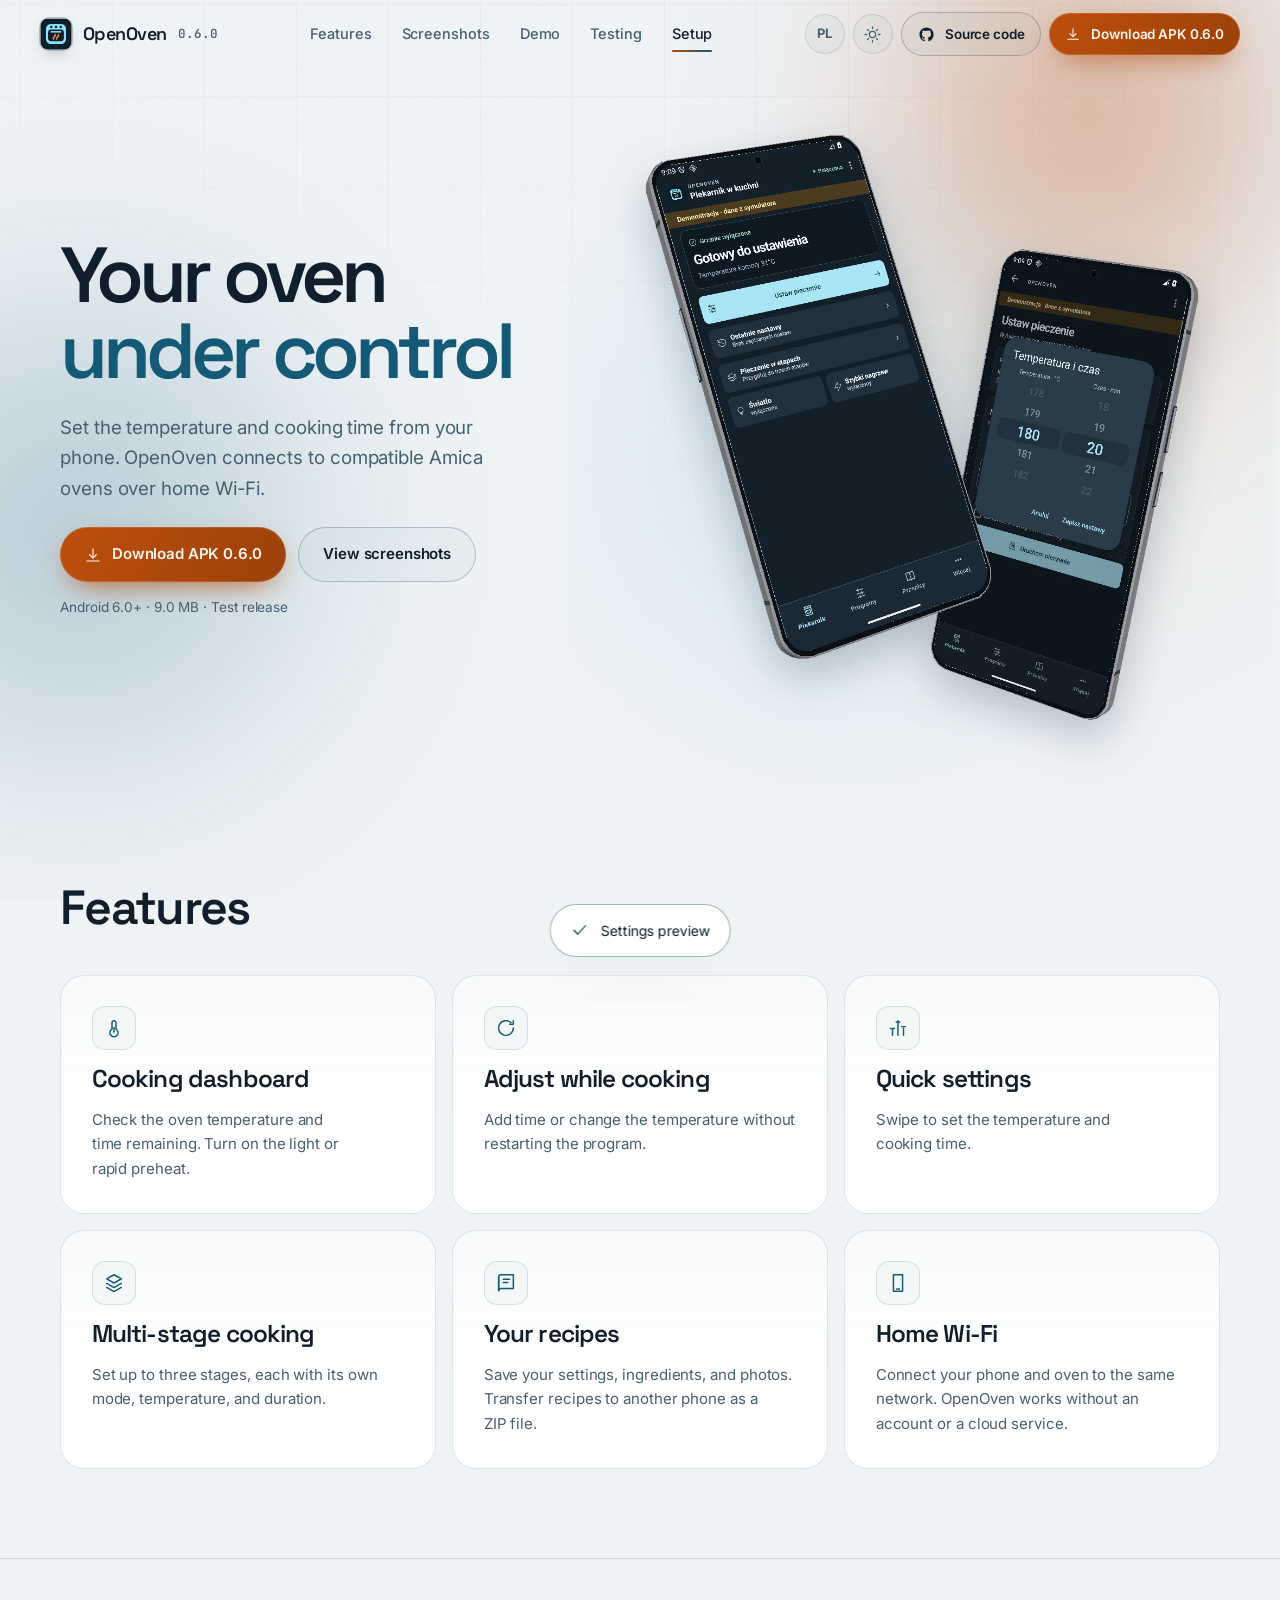
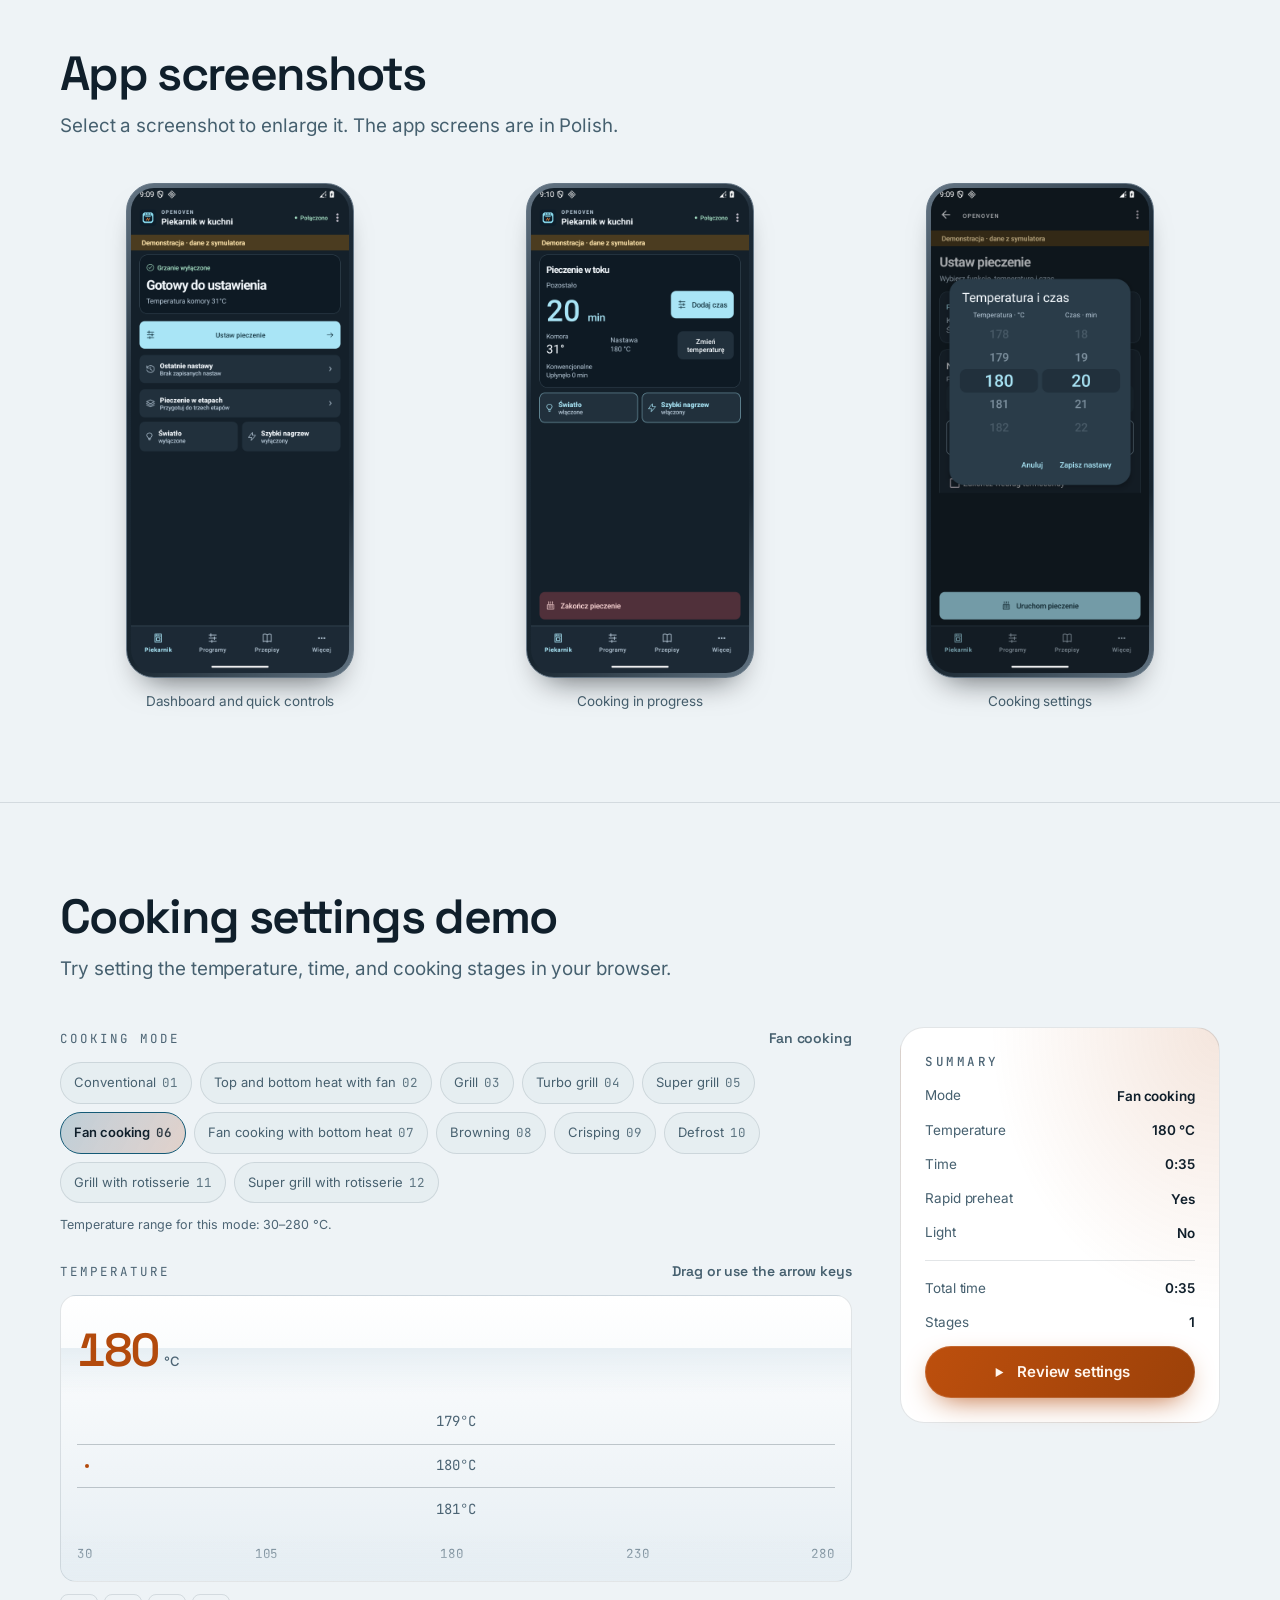
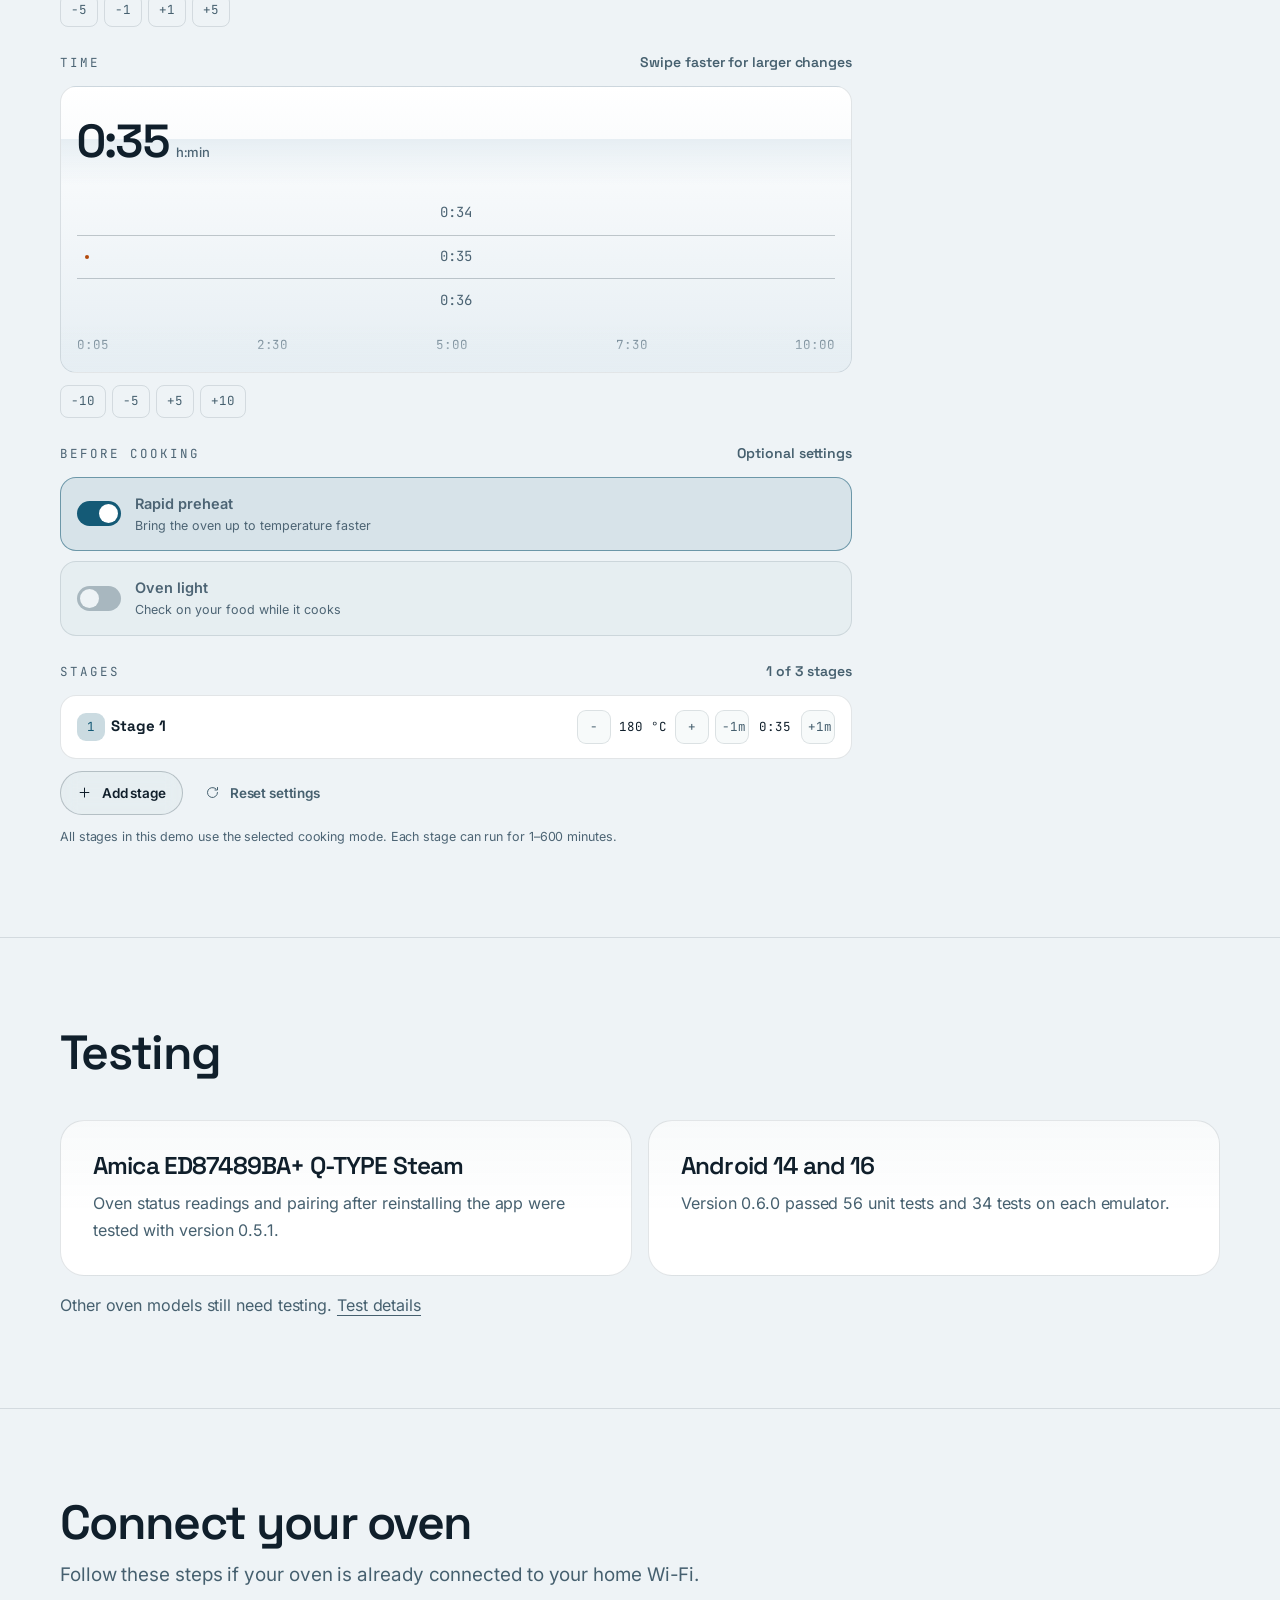
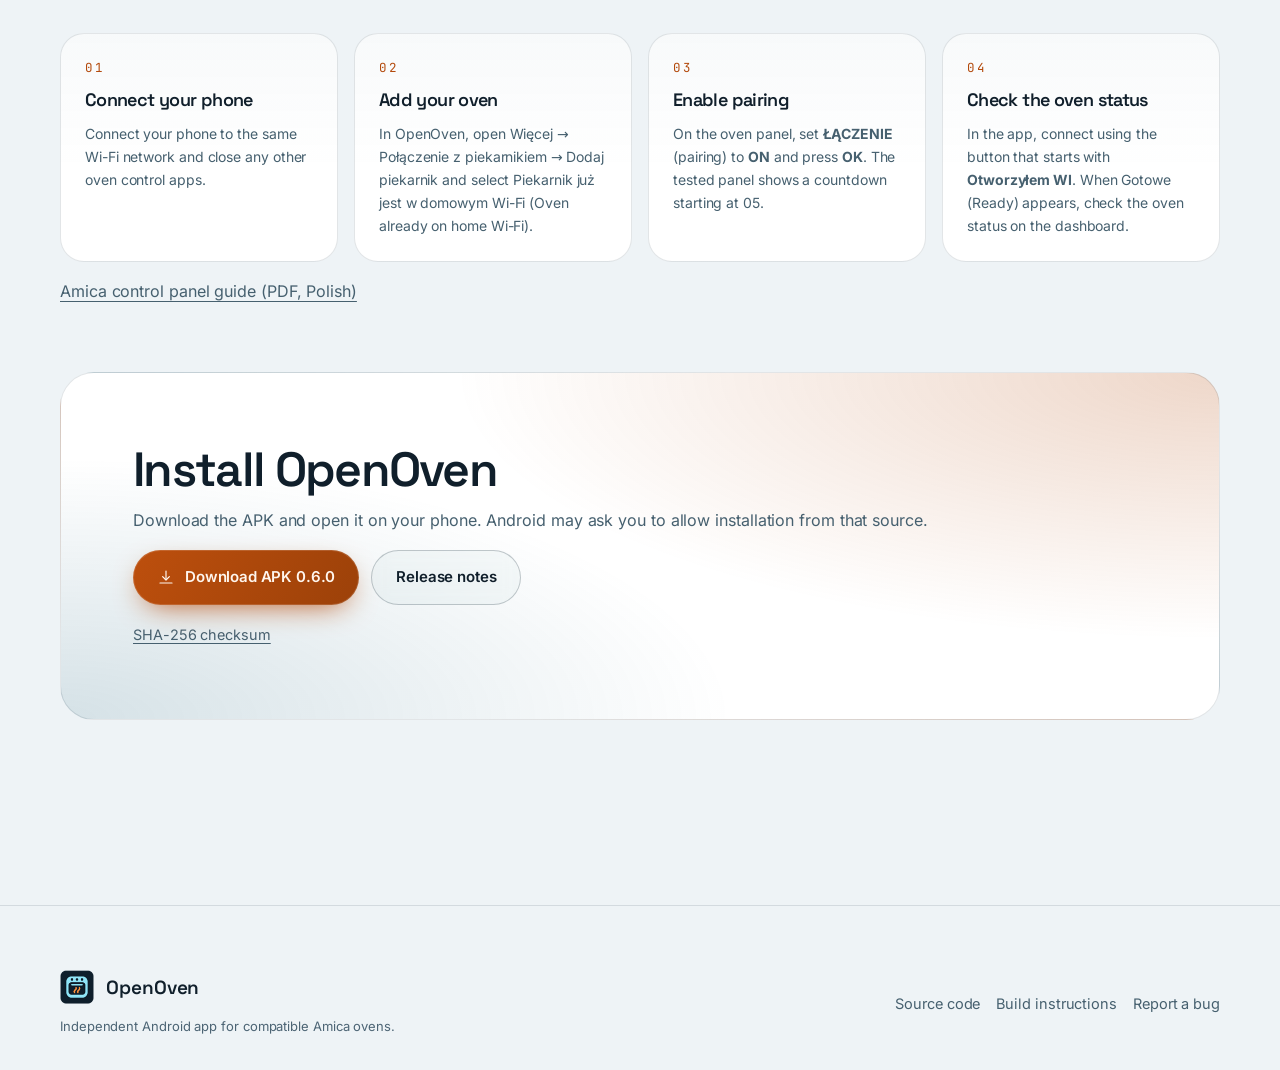
<file: docs/index.html>
<!DOCTYPE html>
<html lang="en" data-theme="dark">
<head>
<meta charset="utf-8">
<meta name="viewport" content="width=device-width, initial-scale=1">
<title>OpenOven</title>
<meta name="description" content="OpenOven is an independent Android app for controlling compatible Amica ovens over home Wi-Fi. Set up cooking stages and save your recipes without an account.">
<meta name="theme-color" content="#070d13">
<meta name="color-scheme" content="dark light">
<meta property="og:type" content="website">
<meta property="og:title" content="Control your oven with OpenOven">
<meta property="og:description" content="Independent Android app for local control of compatible Amica ovens. Source code available on GitHub. Test release 0.6.0.">
<meta property="og:url" content="https://techparka.github.io/openoven/">
<meta property="og:site_name" content="OpenOven">
<meta property="og:image" content="https://techparka.github.io/openoven/screenshots/baking.png">
<meta property="og:image:width" content="1080">
<meta property="og:image:height" content="1920">
<meta property="og:image:alt" content="OpenOven cooking dashboard">
<meta property="og:locale" content="en_US">
<meta name="twitter:card" content="summary_large_image">
<meta name="twitter:title" content="Control your oven with OpenOven">
<meta name="twitter:description" content="Independent Android app for local control of compatible Amica ovens. Test release 0.6.0, 9.0 MB APK.">
<meta name="twitter:image" content="https://techparka.github.io/openoven/screenshots/baking.png">
<meta name="twitter:image:alt" content="OpenOven cooking dashboard">
<meta name="author" content="techparka">
<meta name="robots" content="max-image-preview:large">
<link rel="alternate" hreflang="en" href="https://techparka.github.io/openoven/">
<link rel="alternate" hreflang="pl" href="https://techparka.github.io/openoven/pl/">
<link rel="alternate" hreflang="x-default" href="https://techparka.github.io/openoven/">
<link rel="canonical" href="https://techparka.github.io/openoven/">
<link rel="icon" href="assets/img/logo-64.png" sizes="64x64">
<link rel="apple-touch-icon" href="assets/img/logo-128.png">
<link rel="preload" as="font" href="assets/fonts/SpaceGrotesk-latin.woff2" type="font/woff2" crossorigin>
<link rel="preload" as="font" href="assets/fonts/Inter-latin.woff2" type="font/woff2" crossorigin>
<link rel="stylesheet" href="assets/fonts/fonts.css">
<link rel="stylesheet" href="styles.css?v=7">
<script type="application/ld+json">
{
  "@context": "https://schema.org",
  "@type": "SoftwareApplication",
  "name": "OpenOven",
  "operatingSystem": "Android 6.0+",
  "applicationCategory": "UtilitiesApplication",
  "softwareVersion": "0.6.0",
  "softwareRequirements": "Android 6.0 (API 23) or later",
  "fileSize": "9.0 MB",
  "downloadUrl": "https://github.com/techparka/openoven/releases/latest",
  "isAccessibleForFree": true,
  "codeRepository": "https://github.com/techparka/openoven",
  "datePublished": "2026-11-12",
  "dateModified": "2026-11-13",
  "inLanguage": "en",
  "keywords": "Amica, oven, Android, local control, Wi-Fi",
  "publisher": {
    "@type": "Organization",
    "name": "techparka",
    "url": "https://github.com/techparka"
  },
  "screenshot": {
    "@type": "ImageObject",
    "url": "https://techparka.github.io/openoven/screenshots/baking.png",
    "caption": "OpenOven cooking dashboard"
  },
  "offers": { "@type": "Offer", "price": "0", "priceCurrency": "PLN" },
  "featureList": [
    "Local oven control over home Wi-Fi",
    "Cooking modes, presets, and multi-stage cooking",
    "Custom recipes with ZIP import and export",
    "History and recent settings",
    "Connection diagnostics",
    "Light, dark, and system themes"
  ]
}
</script>
</head>
<body>
<a class="skip-link" href="#main">Skip to content</a>

<div class="bg-field" aria-hidden="true">
  <div class="bg-grid"></div>
  <div class="bg-glow bg-glow--heat"></div>
  <div class="bg-glow bg-glow--cool"></div>
  <div class="bg-noise"></div>
</div>

<svg width="0" height="0" style="position:absolute" aria-hidden="true" focusable="false">
  <defs>
    <linearGradient id="heatGrad" x1="0" y1="0" x2="1" y2="1">
      <stop offset="0%" stop-color="#ffc46b"/><stop offset="60%" stop-color="#ff8f45"/><stop offset="100%" stop-color="#a9e5f6"/>
    </linearGradient>
    <g id="i-set" fill="none" stroke="currentColor" stroke-width="1.6" stroke-linecap="round" stroke-linejoin="round"></g>
  </defs>
  <symbol id="i-oven" viewBox="0 0 24 24" fill="none" stroke="currentColor" stroke-width="1.6" stroke-linecap="round" stroke-linejoin="round">
    <path d="M3 4h18v16H3z"/><path d="M3 9h18"/><path d="M6 6h2M10 6h2"/>
    <path d="M6.5 12.5h11v5h-11z"/>
  </symbol>
  <symbol id="i-download" viewBox="0 0 24 24" fill="none" stroke="currentColor" stroke-width="1.6" stroke-linecap="round" stroke-linejoin="round">
    <path d="M12 4v11"/><path d="M7.5 11.5 12 16l4.5-4.5"/><path d="M4 20h16"/>
  </symbol>
  <symbol id="i-github" viewBox="0 0 24 24" fill="currentColor"><path d="M12 2a10 10 0 0 0-3.16 19.49c.5.09.68-.22.68-.48v-1.7c-2.78.6-3.37-1.34-3.37-1.34-.45-1.16-1.11-1.47-1.11-1.47-.91-.62.07-.61.07-.61 1 .07 1.53 1.03 1.53 1.03.9 1.53 2.34 1.09 2.91.83.09-.65.35-1.09.63-1.34-2.22-.25-4.55-1.11-4.55-4.94 0-1.09.39-1.98 1.03-2.68-.1-.25-.45-1.27.1-2.64 0 0 .84-.27 2.75 1.02a9.5 9.5 0 0 1 2.5-.34c.85 0 1.7.11 2.5.34 1.91-1.29 2.75-1.02 2.75-1.02.55 1.37.2 2.39.1 2.64.64.7 1.03 1.59 1.03 2.68 0 3.84-2.34 4.68-4.57 4.93.36.31.68.92.68 1.86v2.75c0 .26.18.58.69.48A10 10 0 0 0 12 2Z"/></symbol>
  <symbol id="i-check" viewBox="0 0 24 24" fill="none" stroke="currentColor" stroke-width="1.9" stroke-linecap="round" stroke-linejoin="round"><path d="M4.5 12.5 9.5 17.5 19.5 6.5"/></symbol>
  <symbol id="i-arrow-right" viewBox="0 0 24 24" fill="none" stroke="currentColor" stroke-width="1.6" stroke-linecap="round" stroke-linejoin="round"><path d="M4 12h15"/><path d="m13 6 6 6-6 6"/></symbol>
  <symbol id="i-arrow-left" viewBox="0 0 24 24" fill="none" stroke="currentColor" stroke-width="1.6" stroke-linecap="round" stroke-linejoin="round"><path d="M20 12H5"/><path d="m11 6-6 6 6 6"/></symbol>
  <symbol id="i-sliders" viewBox="0 0 24 24" fill="none" stroke="currentColor" stroke-width="1.6" stroke-linecap="round" stroke-linejoin="round">
    <path d="M6 20V14M12 20V4M18 20v-8"/><path d="M4 12.5h4M10 5.5h4M16 10.5h4"/>
  </symbol>
  <symbol id="i-layers" viewBox="0 0 24 24" fill="none" stroke="currentColor" stroke-width="1.6" stroke-linecap="round" stroke-linejoin="round">
    <path d="m12 3 8 4.5-8 4.5L4 7.5z"/><path d="m4 12.5 8 4.5 8-4.5"/><path d="m4 16.8 8 4.5 8-4.5"/>
  </symbol>
  <symbol id="i-book" viewBox="0 0 24 24" fill="none" stroke="currentColor" stroke-width="1.6" stroke-linecap="round" stroke-linejoin="round">
    <path d="M4 5.5A2.5 2.5 0 0 1 6.5 3H20v15H6.5A2.5 2.5 0 0 0 4 20.5z"/><path d="M4 5.5v15"/><path d="M9 8h7M9 11.5h5"/>
  </symbol>
  <symbol id="i-qr" viewBox="0 0 24 24" fill="none" stroke="currentColor" stroke-width="1.6" stroke-linecap="round" stroke-linejoin="round">
    <path d="M4 9V4h5M20 9V4h-5M4 15v5h5M20 15v5h-5"/><path d="M9.5 9.5h1.5v1.5H9.5zM13.5 9.5H15v1.5h-1.5zM9.5 13.5H11V15H9.5zM13.5 13.5H15V15h-1.5z"/>
  </symbol>
  <symbol id="i-wifi" viewBox="0 0 24 24" fill="none" stroke="currentColor" stroke-width="1.6" stroke-linecap="round" stroke-linejoin="round">
    <path d="M2.5 9a14 14 0 0 1 19 0"/><path d="M6 12.6a9 9 0 0 1 12 0"/><path d="M9.5 16.2a4.4 4.4 0 0 1 5 0"/><path d="M12 20h.01"/>
  </symbol>
  <symbol id="i-shield" viewBox="0 0 24 24" fill="none" stroke="currentColor" stroke-width="1.6" stroke-linecap="round" stroke-linejoin="round">
    <path d="M12 3l7 3v6c0 4.2-2.9 7.7-7 9-4.1-1.3-7-4.8-7-9V6z"/><path d="m9 12 2 2 4-4"/>
  </symbol>
  <symbol id="i-cloud-off" viewBox="0 0 24 24" fill="none" stroke="currentColor" stroke-width="1.6" stroke-linecap="round" stroke-linejoin="round">
    <path d="M7 17.5h9.5a3.5 3.5 0 0 0 .8-6.9A5.5 5.5 0 0 0 8.4 8.2"/><path d="M4 4l16 16"/>
  </symbol>
  <symbol id="i-thermo" viewBox="0 0 24 24" fill="none" stroke="currentColor" stroke-width="1.6" stroke-linecap="round" stroke-linejoin="round">
    <path d="M12 4a2.2 2.2 0 0 1 2.2 2.2v7a4.5 4.5 0 1 1-4.4 0v-7A2.2 2.2 0 0 1 12 4z"/><path d="M12 16.5v-5"/>
  </symbol>
  <symbol id="i-timer" viewBox="0 0 24 24" fill="none" stroke="currentColor" stroke-width="1.6" stroke-linecap="round" stroke-linejoin="round">
    <circle cx="12" cy="13.5" r="7"/><path d="M12 10v3.8l2.4 1.7"/><path d="M9.5 3h5"/>
  </symbol>
  <symbol id="i-bolt" viewBox="0 0 24 24" fill="none" stroke="currentColor" stroke-width="1.6" stroke-linecap="round" stroke-linejoin="round">
    <path d="M13.5 3 6 13h4.5L10 21l7.5-10H13z"/>
  </symbol>
  <symbol id="i-bulb" viewBox="0 0 24 24" fill="none" stroke="currentColor" stroke-width="1.6" stroke-linecap="round" stroke-linejoin="round">
    <path d="M9.5 17h5"/><path d="M10.5 20.5h3"/><path d="M12 3a6 6 0 0 1 3.5 10.9v1.1h-7v-1.1A6 6 0 0 1 12 3z"/>
  </symbol>
  <symbol id="i-wrench" viewBox="0 0 24 24" fill="none" stroke="currentColor" stroke-width="1.6" stroke-linecap="round" stroke-linejoin="round">
    <path d="M14.5 6.5a3.5 3.5 0 0 0 4.9 4.2l-8.2 8.2a2.1 2.1 0 0 1-3-3l8.2-8.2a3.5 3.5 0 0 0-4.2-4.9"/>
  </symbol>
  <symbol id="i-history" viewBox="0 0 24 24" fill="none" stroke="currentColor" stroke-width="1.6" stroke-linecap="round" stroke-linejoin="round">
    <path d="M4 12a8 8 0 1 0 2.6-5.9"/><path d="M4 4v4h4"/><path d="M12 8.5V13l3 1.8"/>
  </symbol>
  <symbol id="i-zip" viewBox="0 0 24 24" fill="none" stroke="currentColor" stroke-width="1.6" stroke-linecap="round" stroke-linejoin="round">
    <path d="M5 6.5A1.5 1.5 0 0 1 6.5 5H12l2 2h3.5A1.5 1.5 0 0 1 19 8.5v9A1.5 1.5 0 0 1 17.5 19h-11A1.5 1.5 0 0 1 5 17.5z"/><path d="M10 3v2M10 7v2M10 11v2"/><path d="M9.5 15h2v2h-2z"/>
  </symbol>
  <symbol id="i-phone" viewBox="0 0 24 24" fill="none" stroke="currentColor" stroke-width="1.6" stroke-linecap="round" stroke-linejoin="round">
    <path d="M7 3h10v18H7z"/><path d="M10.5 18.5h3"/>
  </symbol>
  <symbol id="i-sun" viewBox="0 0 24 24" fill="none" stroke="currentColor" stroke-width="1.6" stroke-linecap="round" stroke-linejoin="round">
    <circle cx="12" cy="12" r="4"/><path d="M12 2.5v2M12 19.5v2M2.5 12h2M19.5 12h2M5.5 5.5 7 7M17 17l1.5 1.5M18.5 5.5 17 7M7 17l-1.5 1.5"/>
  </symbol>
  <symbol id="i-moon" viewBox="0 0 24 24" fill="none" stroke="currentColor" stroke-width="1.6" stroke-linecap="round" stroke-linejoin="round">
    <path d="M20 14.5A8.5 8.5 0 0 1 9.5 4a8.5 8.5 0 1 0 10.5 10.5z"/>
  </symbol>
  <symbol id="i-menu" viewBox="0 0 24 24" fill="none" stroke="currentColor" stroke-width="1.7" stroke-linecap="round"><path d="M4 8h16M4 16h16"/></symbol>
  <symbol id="i-close" viewBox="0 0 24 24" fill="none" stroke="currentColor" stroke-width="1.7" stroke-linecap="round"><path d="M6 6l12 12M18 6 6 18"/></symbol>
  <symbol id="i-play" viewBox="0 0 24 24" fill="currentColor"><path d="M8 5.5v13l11-6.5z"/></symbol>
  <symbol id="i-spark" viewBox="0 0 24 24" fill="none" stroke="currentColor" stroke-width="1.6" stroke-linecap="round" stroke-linejoin="round">
    <path d="M12 3c1.5 4 3.5 6 7.5 7.5-4 1.5-6 3.5-7.5 7.5-1.5-4-3.5-6-7.5-7.5C8.5 9 10.5 7 12 3z"/>
  </symbol>
  <symbol id="i-info" viewBox="0 0 24 24" fill="none" stroke="currentColor" stroke-width="1.6" stroke-linecap="round" stroke-linejoin="round">
    <circle cx="12" cy="12" r="8.5"/><path d="M12 11v5.5M12 7.8h.01"/>
  </symbol>
  <symbol id="i-rotate" viewBox="0 0 24 24" fill="none" stroke="currentColor" stroke-width="1.6" stroke-linecap="round" stroke-linejoin="round">
    <path d="M20 12a8 8 0 1 1-2.6-5.9"/><path d="M20 4v4h-4"/>
  </symbol>
  <symbol id="i-plus" viewBox="0 0 24 24" fill="none" stroke="currentColor" stroke-width="1.7" stroke-linecap="round"><path d="M12 5v14M5 12h14"/></symbol>
  <symbol id="i-signal" viewBox="0 0 24 24" fill="currentColor"><path d="M4 15h2.5v5H4zM9 11h2.5v9H9zM14 7h2.5v13H14zM19 3.5h2.5v16.5H19z"/></symbol>
  <symbol id="i-battery" viewBox="0 0 24 24" fill="none" stroke="currentColor" stroke-width="1.5"><path d="M2 8h16v8H2z"/><path d="M20 10.5v3"/><path d="M4.5 10.5h9v3h-9z" fill="currentColor" stroke="none"/></symbol>
</svg>
<main id="main">
<header class="topbar" id="topbar">
  <a class="topbar__brand" href="#top" aria-label="OpenOven home">
    <img class="topbar__mark" src="assets/img/logo-128.png" alt="" width="32" height="32">
    <span>OpenOven</span>
    <span class="topbar__ver">0.6.0</span>
  </a>
  <nav class="topbar__nav" id="nav" aria-label="Main navigation">
    <a href="#mozliwosci">Features</a>
    <a href="#ekrany">Screenshots</a>
    <a href="#karuzela">Demo</a>
    <a href="#jakosc">Testing</a>
    <a href="#start">Setup</a>
  </nav>
  <div class="topbar__actions">
    <a class="iconbtn language-link" href="pl/" lang="pl" hreflang="pl" aria-label="Wersja polska" title="Wersja polska">PL</a>
    <button class="iconbtn" id="themeToggle" type="button" aria-label="Toggle light and dark theme" title="Light or dark theme">
      <svg class="moon" width="19" height="19" aria-hidden="true"><use href="#i-moon"/></svg>
      <svg class="sun" width="19" height="19" aria-hidden="true"><use href="#i-sun"/></svg>
    </button>
    <a class="btn btn--ghost btn--sm" href="https://github.com/techparka/openoven" rel="noopener">
      <svg width="17" height="17" aria-hidden="true"><use href="#i-github"/></svg>
      <span>Source code</span>
    </a>
    <a class="btn btn--primary btn--sm" href="https://github.com/techparka/openoven/releases/download/v0.6.0/OpenOven-0.6.0.apk" rel="noopener">
      <svg width="16" height="16" aria-hidden="true"><use href="#i-download"/></svg>
      <span>Download APK 0.6.0</span>
    </a>
    <button class="iconbtn iconbtn--menu" id="menuBtn" type="button" aria-label="Open menu" aria-expanded="false" aria-controls="msheet">
      <svg width="20" height="20" aria-hidden="true"><use href="#i-menu"/></svg>
    </button>
  </div>
  <div class="topbar__progress" id="progress" aria-hidden="true"></div>
</header>

<nav class="msheet" id="msheet" hidden aria-label="Mobile menu">
  <a href="#mozliwosci">Features</a>
  <a href="#ekrany">Screenshots</a>
  <a href="#karuzela">Demo</a>
  <a href="#jakosc">Testing</a>
  <a href="#start">Setup</a>
  <a class="btn btn--primary" href="https://github.com/techparka/openoven/releases/download/v0.6.0/OpenOven-0.6.0.apk" rel="noopener">
    <svg width="17" height="17" aria-hidden="true"><use href="#i-download"/></svg> Download APK 0.6.0
  </a>
</nav>

<section class="hero" id="top">
  <div class="wrap hero__grid">
    <div>
      <h1>Your oven <span>under control</span></h1>
      <p class="hero__lead">Set the temperature and cooking time from your phone. OpenOven connects to compatible Amica ovens over home Wi-Fi.</p>
      <div class="hero__cta">
        <a class="btn btn--primary" href="https://github.com/techparka/openoven/releases/download/v0.6.0/OpenOven-0.6.0.apk">
          <svg width="18" height="18" aria-hidden="true"><use href="#i-download"/></svg>
          Download APK 0.6.0
        </a>
        <a class="btn btn--ghost" href="#ekrany">View screenshots</a>
      </div>
      <p class="hero__meta">Android 6.0+ · 9.0 MB · Test release</p>
    </div>

    <figure class="hero__stage">
      <img class="hero__mockup" src="assets/img/hero-phones-20x9.webp" width="1051" height="1112"
           fetchpriority="high" alt="Two phones showing the OpenOven dashboard and the temperature and time controls">
      <figcaption class="sr-only">Screens from version 0.6.0 in demo mode.</figcaption>
    </figure>
  </div>
</section>

<section class="section" id="mozliwosci">
  <div class="wrap">
    <div class="sechead">
      <h2>Features</h2>
    </div>
    <div class="feature-grid">
      <article class="card feature">
        <span class="feature__ic"><svg width="22" height="22" aria-hidden="true"><use href="#i-thermo"/></svg></span>
        <h3>Cooking dashboard</h3>
        <p>Check the oven temperature and time remaining. Turn on the light or rapid preheat.</p>
      </article>
      <article class="card feature">
        <span class="feature__ic"><svg width="22" height="22" aria-hidden="true"><use href="#i-rotate"/></svg></span>
        <h3>Adjust while cooking</h3>
        <p>Add time or change the temperature without restarting the program.</p>
      </article>
      <article class="card feature">
        <span class="feature__ic"><svg width="22" height="22" aria-hidden="true"><use href="#i-sliders"/></svg></span>
        <h3>Quick settings</h3>
        <p>Swipe to set the temperature and cooking time.</p>
      </article>
      <article class="card feature">
        <span class="feature__ic"><svg width="22" height="22" aria-hidden="true"><use href="#i-layers"/></svg></span>
        <h3>Multi-stage cooking</h3>
        <p>Set up to three stages, each with its own mode, temperature, and duration.</p>
      </article>
      <article class="card feature">
        <span class="feature__ic"><svg width="22" height="22" aria-hidden="true"><use href="#i-book"/></svg></span>
        <h3>Your recipes</h3>
        <p>Save your settings, ingredients, and photos. Transfer recipes to another phone as a ZIP file.</p>
      </article>
      <article class="card feature">
        <span class="feature__ic"><svg width="22" height="22" aria-hidden="true"><use href="#i-phone"/></svg></span>
        <h3>Home Wi-Fi</h3>
        <p>Connect your phone and oven to the same network. OpenOven works without an account or a cloud service.</p>
      </article>
    </div>
  </div>
</section>

<section class="section section--edge" id="ekrany">
  <div class="wrap">
    <div class="sechead" id="aplikacja">
      <h2>App screenshots</h2>
      <p>Select a screenshot to enlarge it. The app screens are in Polish.</p>
    </div>
    <div class="gallery-grid" id="galRail">
      <a class="gal__item" href="screenshots/dashboard-portrait.webp">
        <div class="device device--shot">
          <div class="device__screen"><img class="device__shot" src="screenshots/dashboard-portrait.webp" width="1080" height="2400" loading="lazy" alt="Dashboard and quick controls"></div>
        </div>
        <span class="gal__cap">Dashboard and quick controls</span>
      </a>
      <a class="gal__item" href="screenshots/baking-portrait.webp">
        <div class="device device--shot">
          <div class="device__screen"><img class="device__shot" src="screenshots/baking-portrait.webp" width="1080" height="2400" loading="lazy" alt="Cooking in progress"></div>
        </div>
        <span class="gal__cap">Cooking in progress</span>
      </a>
      <a class="gal__item" href="screenshots/settings-wheel-portrait.webp">
        <div class="device device--shot">
          <div class="device__screen"><img class="device__shot" src="screenshots/settings-wheel-portrait.webp" width="1080" height="2400" loading="lazy" alt="Cooking settings"></div>
        </div>
        <span class="gal__cap">Cooking settings</span>
      </a>
    </div>
  </div>
</section>
<section class="section section--edge" id="karuzela">
  <div class="wrap">
    <div class="sechead" data-reveal>
      <h2>Cooking settings demo</h2>
      <p>Try setting the temperature, time, and cooking stages in your browser.</p>
    </div>

    <div class="play">
      <div class="play__panel">
        <div class="field" data-reveal>
          <div class="field__label"><span>Cooking mode</span><b id="fnCaption">Fan cooking</b></div>
          <div class="fns" id="fnList" role="group" aria-label="Cooking mode"></div>
          <p class="hint" id="fnHint">Temperature range for this mode is 30–280 °C.</p>
        </div>

        <div class="field" data-reveal style="--d:80ms">
          <div class="field__label"><span>Temperature</span><b>Drag or use the arrow keys</b></div>
          <div class="wheel wheel--hot" id="wheelTemp" data-min="30" data-max="280" data-step="1"
               data-value="180" data-unit="°C" data-variant="temp"
               role="slider" tabindex="0" aria-label="Temperature in degrees Celsius"
               aria-valuemin="30" aria-valuemax="280" aria-valuenow="180" aria-valuetext="180 degrees Celsius">
            <div class="wheel__value"><span data-out>180</span><small>°C</small></div>
            <div class="wheel__strip">
              <div class="wheel__reel" data-reel></div>
              <div class="wheel__needle"></div>
            </div>
            <div class="wheel__scale"><span>30</span><span>105</span><span>180</span><span>230</span><span>280</span></div>
          </div>
          <div class="stepbtns" aria-label="Adjust temperature">
            <button type="button" data-temperature-step data-nudge="-5">−5</button>
            <button type="button" data-temperature-step data-nudge="-1">−1</button>
            <button type="button" data-temperature-step data-nudge="1">+1</button>
            <button type="button" data-temperature-step data-nudge="5">+5</button>
          </div>
        </div>

        <div class="field" data-reveal style="--d:160ms">
          <div class="field__label"><span>Time</span><b>Swipe faster for larger changes</b></div>
          <div class="wheel" id="wheelTime" data-min="1" data-max="600" data-step="1"
               data-value="35" data-unit="min" data-variant="time"
               role="slider" tabindex="0" aria-label="Cooking time in minutes"
               aria-valuemin="1" aria-valuemax="600" aria-valuenow="35" aria-valuetext="35 minutes">
            <div class="wheel__value"><span data-out>0:35</span><small>h:min</small></div>
            <div class="wheel__strip">
              <div class="wheel__reel" data-reel></div>
              <div class="wheel__needle"></div>
            </div>
            <div class="wheel__scale"><span>0:05</span><span>2:30</span><span>5:00</span><span>7:30</span><span>10:00</span></div>
          </div>
          <div class="stepbtns" aria-label="Adjust cooking time">
            <button type="button" data-nudge="-10">−10</button>
            <button type="button" data-nudge="-5">−5</button>
            <button type="button" data-nudge="5">+5</button>
            <button type="button" data-nudge="10">+10</button>
          </div>
        </div>

        <div class="field" data-reveal style="--d:80ms">
          <div class="field__label"><span>Before cooking</span><b>Optional settings</b></div>
          <div style="display:grid;gap:10px">
            <button class="sw" id="swRapid" type="button" aria-pressed="true">
              <span class="sw__dot" aria-hidden="true"></span>
              <span><b>Rapid preheat</b><span>Bring the oven up to temperature faster</span></span>
            </button>
            <button class="sw" id="swLight" type="button" aria-pressed="false">
              <span class="sw__dot" aria-hidden="true"></span>
              <span><b>Oven light</b><span>Check on your food while it cooks</span></span>
            </button>
          </div>
        </div>

        <div class="field" data-reveal style="--d:120ms">
          <div class="field__label"><span>Stages</span><b id="stageHint">Up to three</b></div>
          <div class="stages" id="stageList"></div>
          <div style="display:flex;gap:8px;flex-wrap:wrap">
            <button class="btn btn--ghost btn--sm" id="addStage" type="button">
              <svg width="15" height="15" aria-hidden="true"><use href="#i-plus"/></svg> Add stage
            </button>
            <button class="btn btn--quiet btn--sm" id="resetPlay" type="button">
              <svg width="15" height="15" aria-hidden="true"><use href="#i-rotate"/></svg> Reset settings
            </button>
          </div>
          <p class="hint">All stages in this demo use the selected cooking mode. Each stage can run for 1–600 minutes.</p>
        </div>
      </div>

      <aside class="summary" aria-live="polite">
        <p class="eyebrow eyebrow--plain">Summary</p>
        <div class="summary__row"><span>Mode</span><b id="sumFn">Fan cooking</b></div>
        <div class="summary__row"><span>Temperature</span><b id="sumTemp">180 °C</b></div>
        <div class="summary__row"><span>Time</span><b id="sumTime">0:35</b></div>
        <div class="summary__row"><span>Rapid preheat</span><b id="sumRapid">Yes</b></div>
        <div class="summary__row"><span>Light</span><b id="sumLight">No</b></div>
        <hr>
        <div class="summary__row"><span>Total time</span><b id="sumTotal">0:35</b></div>
        <div class="summary__row"><span>Stages</span><b id="sumCount">1</b></div>
        <button class="btn btn--primary" id="btnSend" type="button" style="width:100%">
          <svg width="17" height="17" aria-hidden="true"><use href="#i-play"/></svg>
          Review settings
        </button>

      </aside>
    </div>
  </div>
</section>
<section class="section section--edge" id="jakosc">
  <div class="wrap">
    <div class="sechead">
      <h2>Testing</h2>
    </div>
    <div class="test-grid">
      <article class="card">
        <h3>Amica ED87489BA+ Q-TYPE Steam</h3>
        <p>Oven status readings and pairing after reinstalling the app were tested with version 0.5.1.</p>
      </article>
      <article class="card">
        <h3>Android 14 and 16</h3>
        <p>Version 0.6.0 passed 56 unit tests and 34 tests on each emulator.</p>
      </article>
    </div>
    <p class="section-note">Other oven models still need testing. <a href="https://github.com/techparka/openoven#testing">Test details</a></p>
  </div>
</section>
<section class="section section--edge" id="start">
  <div class="wrap">
    <div class="sechead">
      <h2>Connect your oven</h2>
      <p>Follow these steps if your oven is already connected to your home Wi-Fi.</p>
    </div>
    <div class="steps4">
      <article class="card pstep" data-step="1">
        <h3>Connect your phone</h3>
        <p>Connect your phone to the same Wi-Fi network and close any other oven control apps.</p>
      </article>
      <article class="card pstep" data-step="2">
        <h3>Add your oven</h3>
        <p>In OpenOven, open <span lang="pl">Więcej → Połączenie z piekarnikiem → Dodaj piekarnik</span> and select <span lang="pl">Piekarnik już jest w domowym Wi-Fi</span> (Oven already on home Wi-Fi).</p>
      </article>
      <article class="card pstep" data-step="3">
        <h3>Enable pairing</h3>
        <p>On the oven panel, set <b lang="pl">ŁĄCZENIE</b> (pairing) to <b>ON</b> and press <b>OK</b>. The tested panel shows a countdown starting at 05.</p>
      </article>
      <article class="card pstep" data-step="4">
        <h3>Check the oven status</h3>
        <p>In the app, connect using the button that starts with <b lang="pl">Otworzyłem WI</b>. When <span lang="pl">Gotowe</span> (Ready) appears, check the oven status on the dashboard.</p>
      </article>
    </div>
    <p class="section-note"><a href="https://www.amica.pl/media/wysiwyg/programatory/tv/android_manual.pdf">Amica control panel guide (PDF, Polish)</a></p>

    <div class="cta download">
      <h2>Install OpenOven</h2>
      <p>Download the APK and open it on your phone. Android may ask you to allow installation from that source.</p>
      <div class="cta__row">
        <a class="btn btn--primary" href="https://github.com/techparka/openoven/releases/download/v0.6.0/OpenOven-0.6.0.apk">
          <svg width="18" height="18" aria-hidden="true"><use href="#i-download"/></svg> Download APK 0.6.0
        </a>
        <a class="btn btn--ghost" href="https://github.com/techparka/openoven/releases/tag/v0.6.0">Release notes</a>
      </div>
      <a class="download__hash" href="https://github.com/techparka/openoven/releases/download/v0.6.0/OpenOven-0.6.0.apk.sha256">SHA-256 checksum</a>
    </div>
  </div>
</section>

</main>

<footer class="footer">
  <div class="wrap footer__compact">
    <div>
      <p class="footer__brand">
        <img src="assets/img/logo-64.png" alt="" width="34" height="34"> OpenOven
      </p>
      <p class="footer__note">Independent Android app for compatible Amica ovens.</p>
    </div>
    <nav aria-label="OpenOven project">
      <a href="https://github.com/techparka/openoven">Source code</a>
      <a href="https://github.com/techparka/openoven#build">Build instructions</a>
      <a href="https://github.com/techparka/openoven/issues">Report a bug</a>
    </nav>
  </div>
</footer>

<div class="toast" id="toast" role="status" aria-live="polite">
  <svg width="18" height="18" aria-hidden="true"><use href="#i-check"/></svg>
  <span id="toastText">Settings preview</span>
</div>

<dialog id="lightbox" aria-label="Screenshot preview">
  <div class="lb">
    <img id="lbImg" alt="">
    <div class="lb__side">
      <p class="lb__cap" id="lbCap"></p>
      <div class="lb__nav">
        <button class="iconbtn" id="lbPrev" type="button" aria-label="Previous screenshot"><svg width="18" height="18"><use href="#i-arrow-left"/></svg></button>
        <button class="iconbtn" id="lbClose" type="button" aria-label="Close preview"><svg width="18" height="18"><use href="#i-close"/></svg></button>
        <button class="iconbtn" id="lbNext" type="button" aria-label="Next screenshot"><svg width="18" height="18"><use href="#i-arrow-right"/></svg></button>
      </div>
    </div>
  </div>
</dialog>

<script src="app.js?v=5" defer></script>
</body>
</html>
</file>
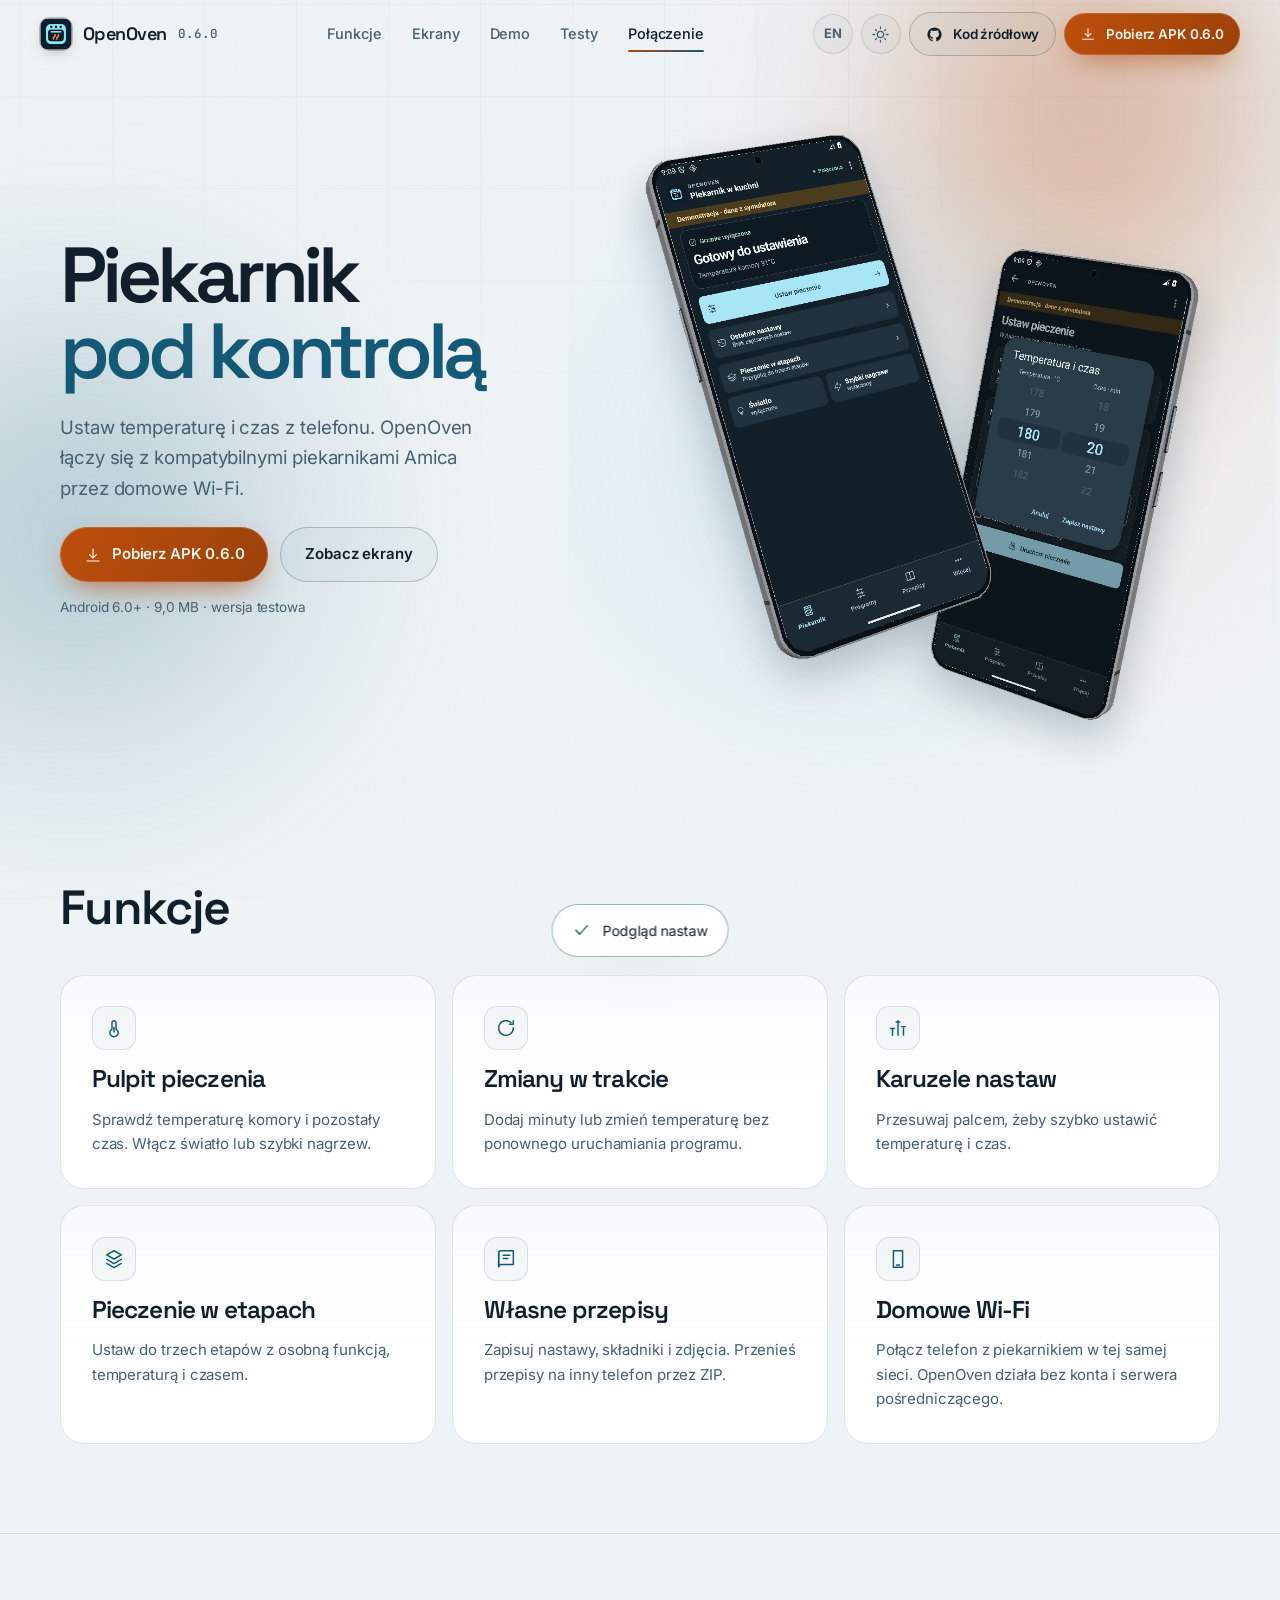
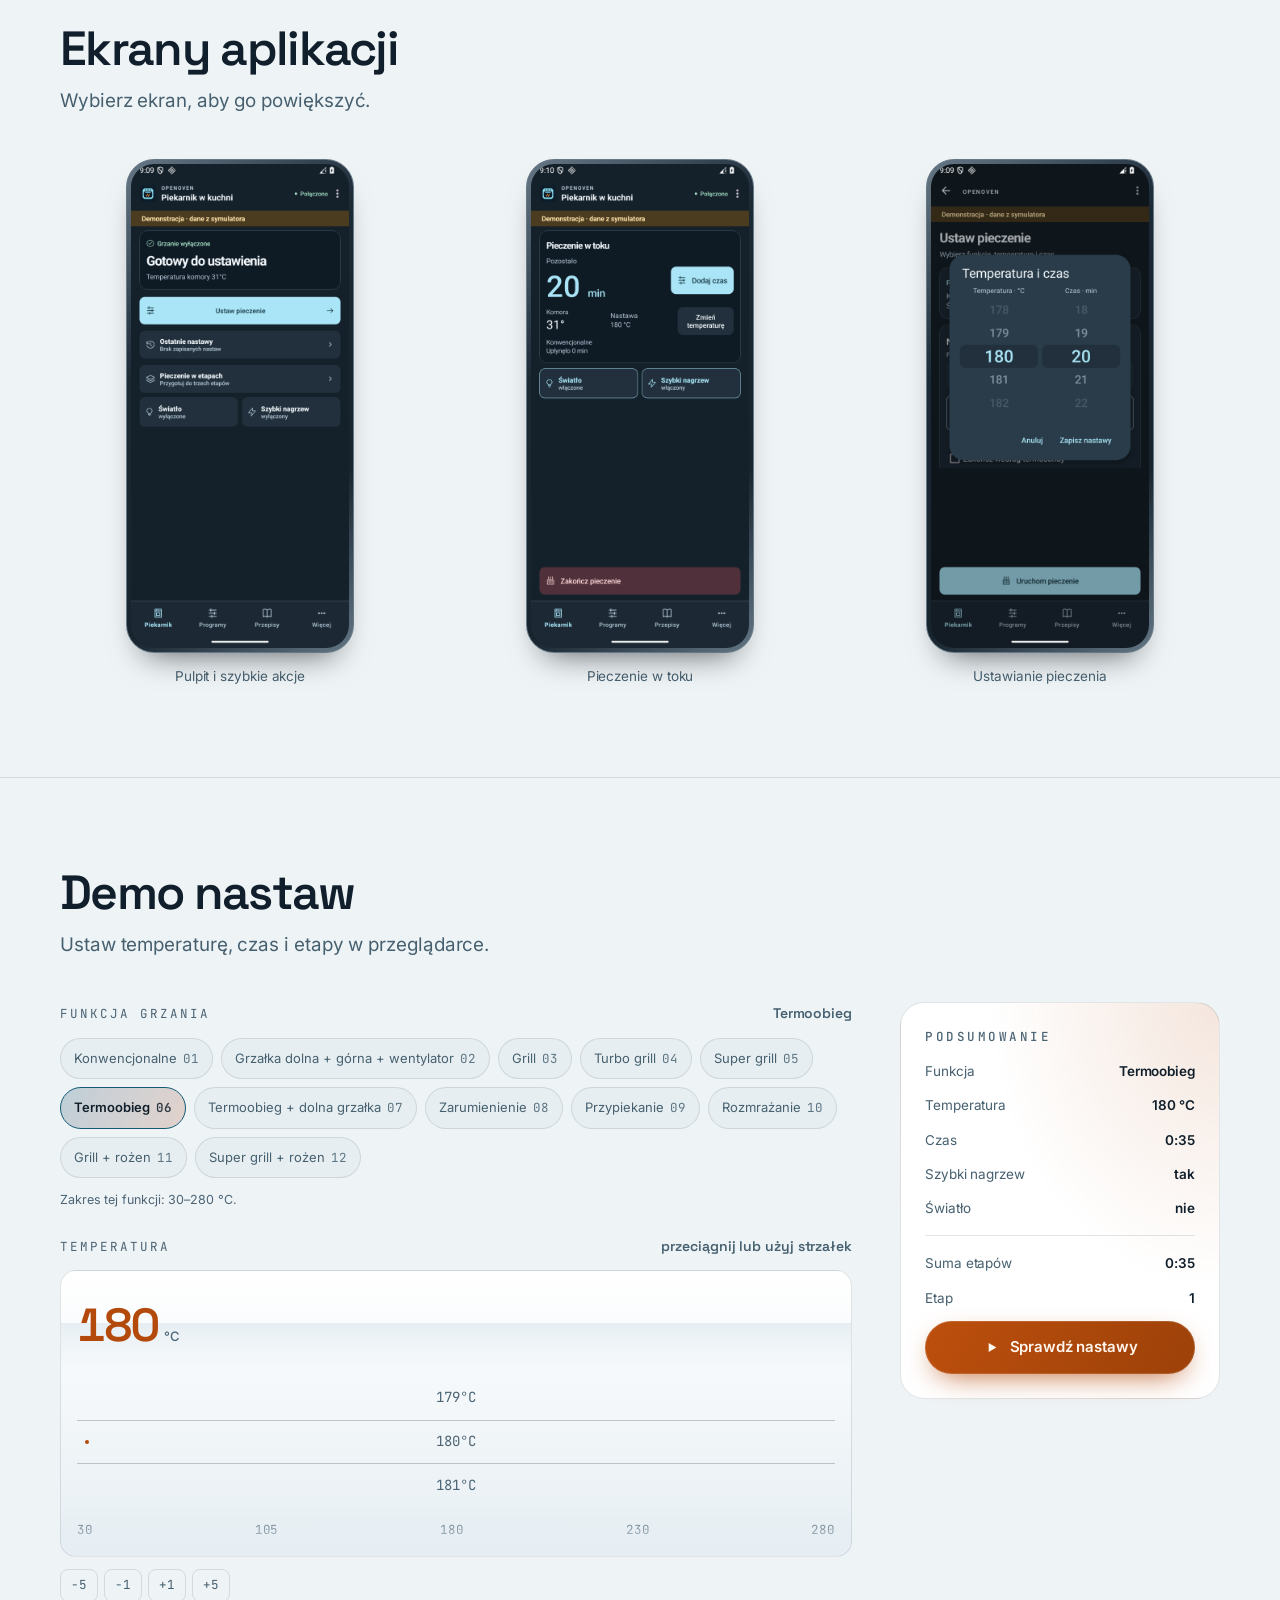
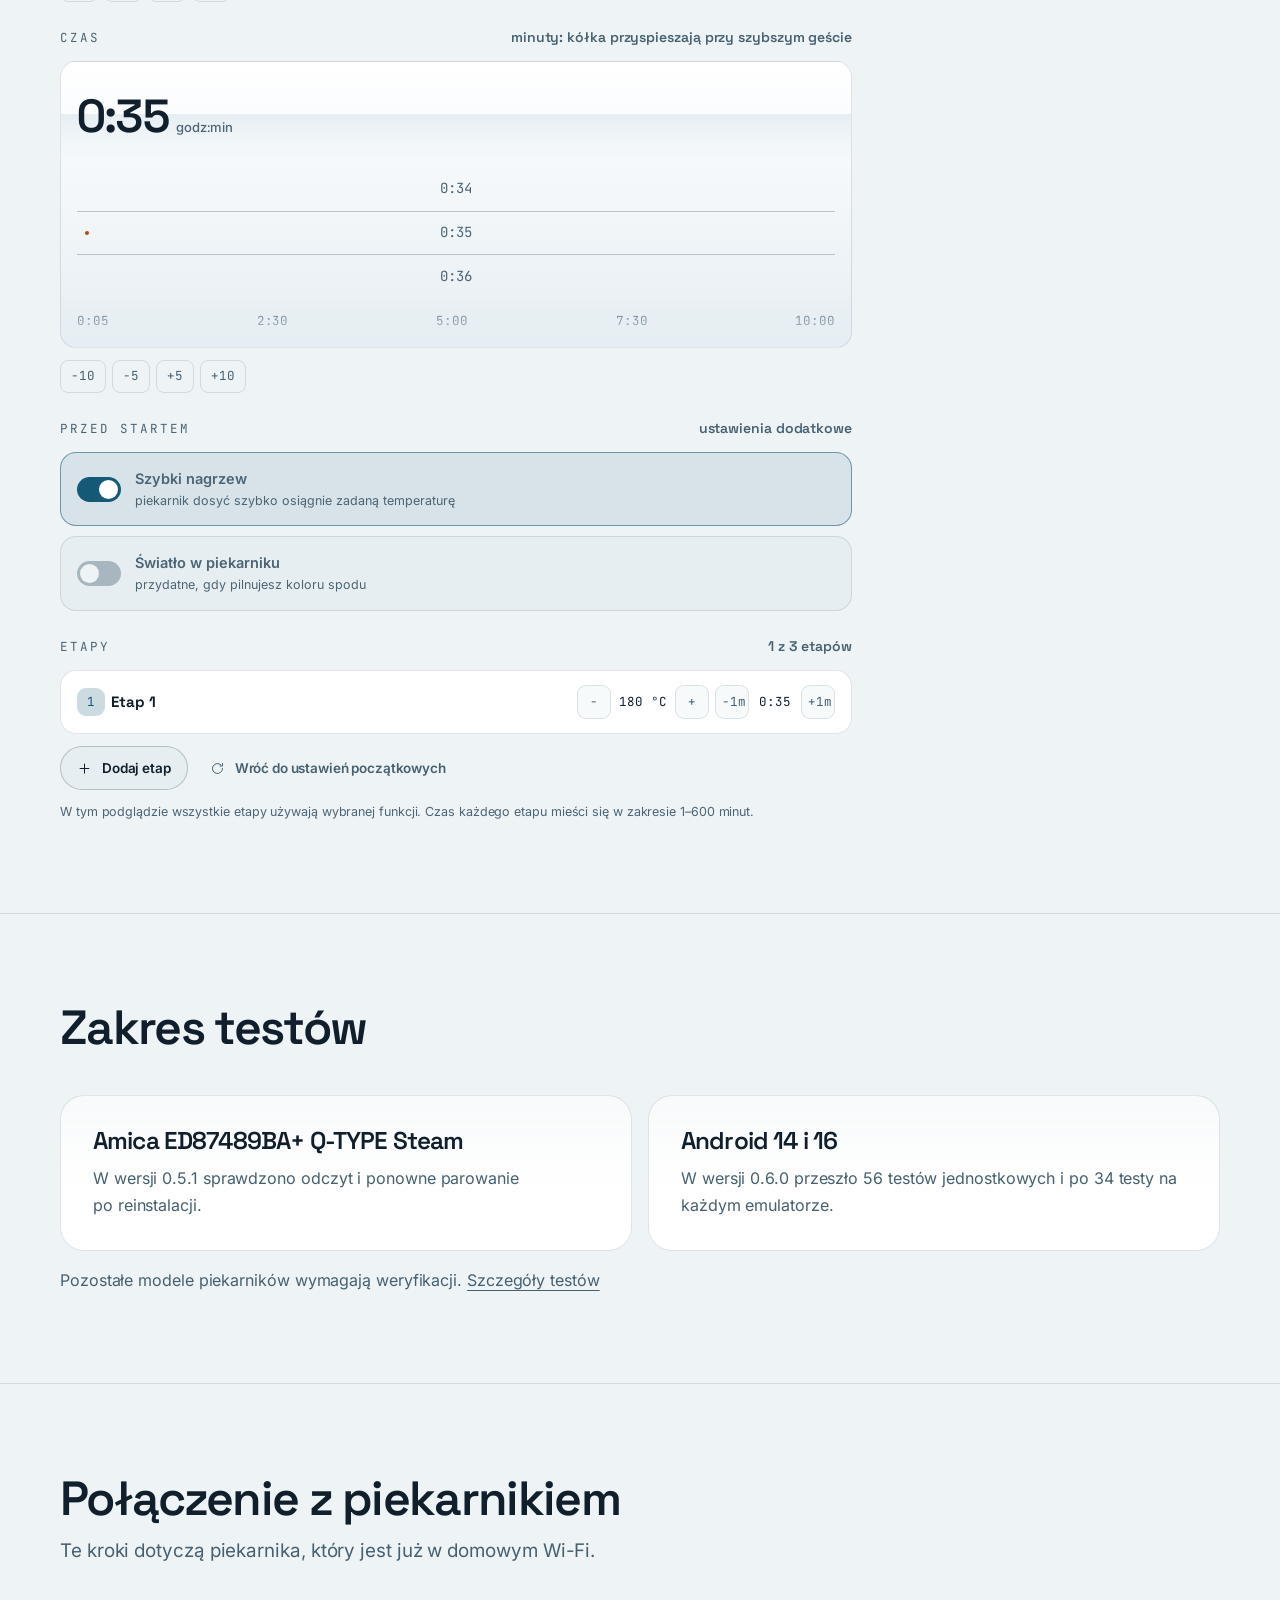
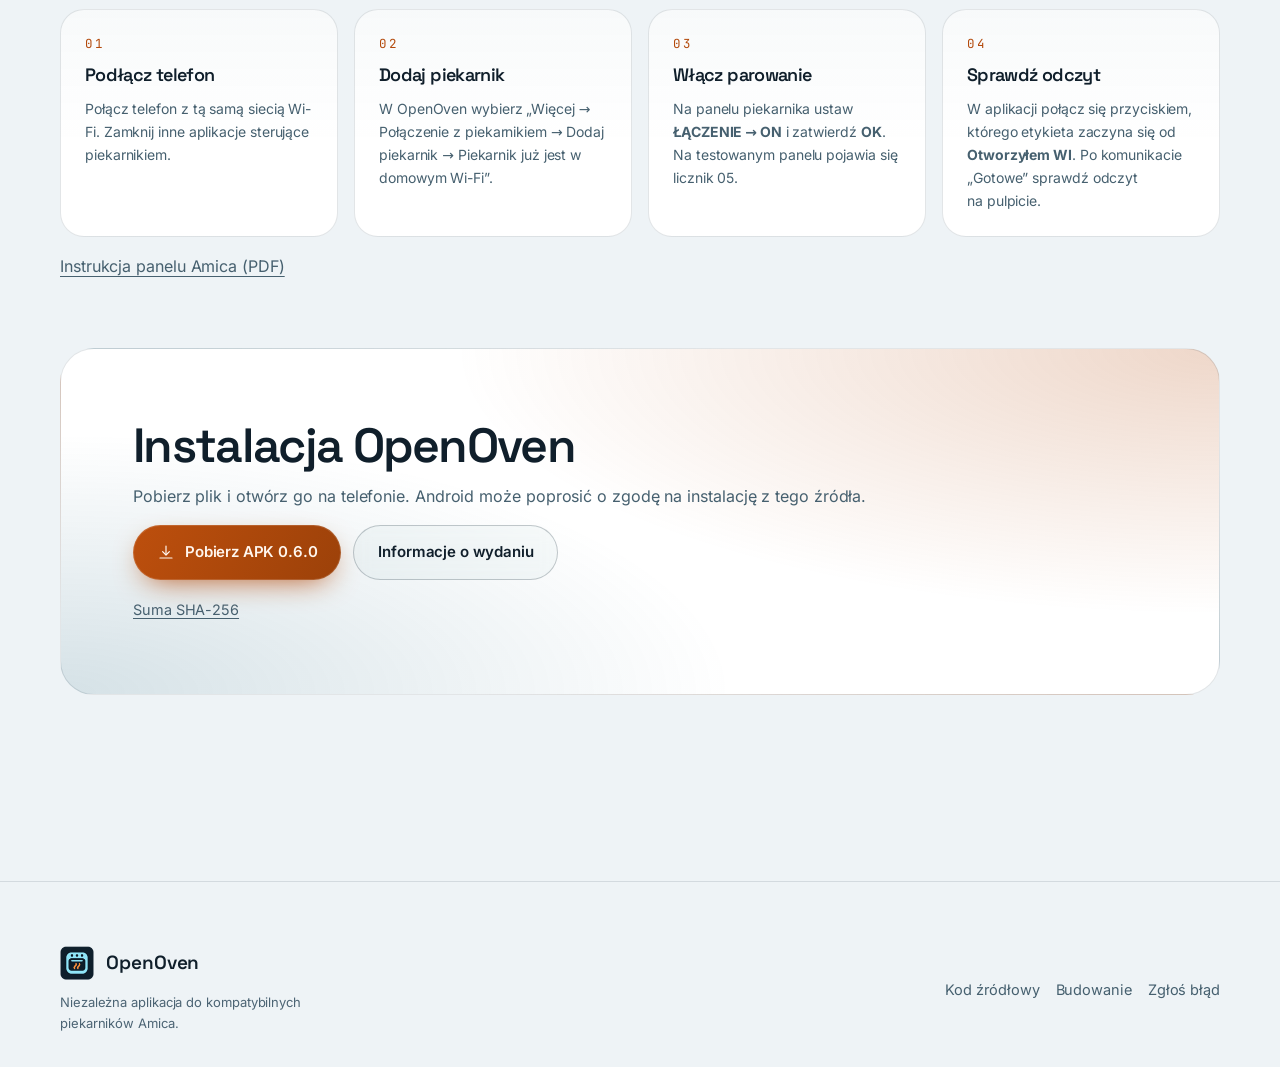
<file: docs/pl/index.html>
<!DOCTYPE html>
<html lang="pl" data-theme="dark">
<head>
<meta charset="utf-8">
<meta name="viewport" content="width=device-width, initial-scale=1">
<title>OpenOven</title>
<meta name="description" content="OpenOven to niezależna aplikacja na Androida do lokalnego sterowania kompatybilnymi piekarnikami Amica. Bez konta, bez chmury, przez domowe Wi-Fi. Kod w publicznym repozytorium. Sterowanie, programy, etapy, przepisy, historia i diagnostyka.">
<meta name="theme-color" content="#070d13">
<meta name="color-scheme" content="dark light">
<meta property="og:type" content="website">
<meta property="og:title" content="Steruj piekarnikiem z OpenOven">
<meta property="og:description" content="Niezależna aplikacja na Androida do lokalnego sterowania piekarnikami Amica. Kod w publicznym repozytorium. Wersja testowa 0.6.0.">
<meta property="og:url" content="https://techparka.github.io/openoven/pl/">
<meta property="og:site_name" content="OpenOven">
<meta property="og:image" content="https://techparka.github.io/openoven/assets/og-cover.png">
<meta property="og:image:width" content="2400">
<meta property="og:image:height" content="1260">
<meta property="og:image:alt" content="Okładka projektu OpenOven">
<meta property="og:locale" content="pl_PL">
<meta name="twitter:card" content="summary_large_image">
<meta name="twitter:title" content="Steruj piekarnikiem z OpenOven">
<meta name="twitter:description" content="Niezależna aplikacja na Androida do lokalnego sterowania piekarnikami Amica. Kod w publicznym repozytorium. Wersja testowa 0.6.0, APK 9,0 MB.">
<meta name="twitter:image" content="https://techparka.github.io/openoven/assets/og-cover.png">
<meta name="twitter:image:alt" content="Makieta telefonu z paskiem postępu pieczenia i hasłem OpenOven.">
<meta name="author" content="techparka">
<meta name="robots" content="max-image-preview:large">
<link rel="alternate" hreflang="en" href="https://techparka.github.io/openoven/">
<link rel="alternate" hreflang="pl" href="https://techparka.github.io/openoven/pl/">
<link rel="alternate" hreflang="x-default" href="https://techparka.github.io/openoven/">
<link rel="canonical" href="https://techparka.github.io/openoven/pl/">
<link rel="icon" href="../assets/img/logo-64.png" sizes="64x64">
<link rel="apple-touch-icon" href="../assets/img/logo-128.png">
<link rel="preload" as="font" href="../assets/fonts/SpaceGrotesk-latin.woff2" type="font/woff2" crossorigin>
<link rel="preload" as="font" href="../assets/fonts/Inter-latin.woff2" type="font/woff2" crossorigin>
<link rel="stylesheet" href="../assets/fonts/fonts.css">
<link rel="stylesheet" href="../styles.css?v=7">
<script type="application/ld+json">
{
  "@context": "https://schema.org",
  "@type": "SoftwareApplication",
  "name": "OpenOven",
  "operatingSystem": "Android 6.0+",
  "applicationCategory": "UtilitiesApplication",
  "softwareVersion": "0.6.0",
  "softwareRequirements": "Android 6.0 (API 23) lub nowszy",
  "fileSize": "9.0 MB",
  "downloadUrl": "https://github.com/techparka/openoven/releases/latest",
  "isAccessibleForFree": true,
  "codeRepository": "https://github.com/techparka/openoven",
  "datePublished": "2026-11-12",
  "dateModified": "2026-11-13",
  "inLanguage": "pl",
  "keywords": "Amica, piekarnik, Android, lokalne sterowanie, publiczny kod, Wi-Fi, bez chmury",
  "publisher": {
    "@type": "Organization",
    "name": "techparka",
    "url": "https://github.com/techparka"
  },
  "screenshot": {
    "@type": "ImageObject",
    "url": "https://techparka.github.io/openoven/assets/og-cover.png",
    "caption": "Pulpit pieczenia OpenOven z paskiem postępu"
  },
  "offers": { "@type": "Offer", "price": "0", "priceCurrency": "PLN" },
  "featureList": [
    "Lokalne sterowanie piekarnikiem przez domowe Wi-Fi",
    "Funkcje grzania, programy, pieczenie w etapach",
    "Własne przepisy z importem i eksportem ZIP",
    "Historia i ostatnie nastawy",
    "Diagnostyka połączenia",
    "Motyw jasny, ciemny lub zgodny z systemem"
  ]
}
</script>
</head>
<body>
<a class="skip-link" href="#main">Przejdź do treści</a>

<div class="bg-field" aria-hidden="true">
  <div class="bg-grid"></div>
  <div class="bg-glow bg-glow--heat"></div>
  <div class="bg-glow bg-glow--cool"></div>
  <div class="bg-noise"></div>
</div>

<svg width="0" height="0" style="position:absolute" aria-hidden="true" focusable="false">
  <defs>
    <linearGradient id="heatGrad" x1="0" y1="0" x2="1" y2="1">
      <stop offset="0%" stop-color="#ffc46b"/><stop offset="60%" stop-color="#ff8f45"/><stop offset="100%" stop-color="#a9e5f6"/>
    </linearGradient>
    <g id="i-set" fill="none" stroke="currentColor" stroke-width="1.6" stroke-linecap="round" stroke-linejoin="round"></g>
  </defs>
  <symbol id="i-oven" viewBox="0 0 24 24" fill="none" stroke="currentColor" stroke-width="1.6" stroke-linecap="round" stroke-linejoin="round">
    <path d="M3 4h18v16H3z"/><path d="M3 9h18"/><path d="M6 6h2M10 6h2"/>
    <path d="M6.5 12.5h11v5h-11z"/>
  </symbol>
  <symbol id="i-download" viewBox="0 0 24 24" fill="none" stroke="currentColor" stroke-width="1.6" stroke-linecap="round" stroke-linejoin="round">
    <path d="M12 4v11"/><path d="M7.5 11.5 12 16l4.5-4.5"/><path d="M4 20h16"/>
  </symbol>
  <symbol id="i-github" viewBox="0 0 24 24" fill="currentColor"><path d="M12 2a10 10 0 0 0-3.16 19.49c.5.09.68-.22.68-.48v-1.7c-2.78.6-3.37-1.34-3.37-1.34-.45-1.16-1.11-1.47-1.11-1.47-.91-.62.07-.61.07-.61 1 .07 1.53 1.03 1.53 1.03.9 1.53 2.34 1.09 2.91.83.09-.65.35-1.09.63-1.34-2.22-.25-4.55-1.11-4.55-4.94 0-1.09.39-1.98 1.03-2.68-.1-.25-.45-1.27.1-2.64 0 0 .84-.27 2.75 1.02a9.5 9.5 0 0 1 2.5-.34c.85 0 1.7.11 2.5.34 1.91-1.29 2.75-1.02 2.75-1.02.55 1.37.2 2.39.1 2.64.64.7 1.03 1.59 1.03 2.68 0 3.84-2.34 4.68-4.57 4.93.36.31.68.92.68 1.86v2.75c0 .26.18.58.69.48A10 10 0 0 0 12 2Z"/></symbol>
  <symbol id="i-check" viewBox="0 0 24 24" fill="none" stroke="currentColor" stroke-width="1.9" stroke-linecap="round" stroke-linejoin="round"><path d="M4.5 12.5 9.5 17.5 19.5 6.5"/></symbol>
  <symbol id="i-arrow-right" viewBox="0 0 24 24" fill="none" stroke="currentColor" stroke-width="1.6" stroke-linecap="round" stroke-linejoin="round"><path d="M4 12h15"/><path d="m13 6 6 6-6 6"/></symbol>
  <symbol id="i-arrow-left" viewBox="0 0 24 24" fill="none" stroke="currentColor" stroke-width="1.6" stroke-linecap="round" stroke-linejoin="round"><path d="M20 12H5"/><path d="m11 6-6 6 6 6"/></symbol>
  <symbol id="i-sliders" viewBox="0 0 24 24" fill="none" stroke="currentColor" stroke-width="1.6" stroke-linecap="round" stroke-linejoin="round">
    <path d="M6 20V14M12 20V4M18 20v-8"/><path d="M4 12.5h4M10 5.5h4M16 10.5h4"/>
  </symbol>
  <symbol id="i-layers" viewBox="0 0 24 24" fill="none" stroke="currentColor" stroke-width="1.6" stroke-linecap="round" stroke-linejoin="round">
    <path d="m12 3 8 4.5-8 4.5L4 7.5z"/><path d="m4 12.5 8 4.5 8-4.5"/><path d="m4 16.8 8 4.5 8-4.5"/>
  </symbol>
  <symbol id="i-book" viewBox="0 0 24 24" fill="none" stroke="currentColor" stroke-width="1.6" stroke-linecap="round" stroke-linejoin="round">
    <path d="M4 5.5A2.5 2.5 0 0 1 6.5 3H20v15H6.5A2.5 2.5 0 0 0 4 20.5z"/><path d="M4 5.5v15"/><path d="M9 8h7M9 11.5h5"/>
  </symbol>
  <symbol id="i-qr" viewBox="0 0 24 24" fill="none" stroke="currentColor" stroke-width="1.6" stroke-linecap="round" stroke-linejoin="round">
    <path d="M4 9V4h5M20 9V4h-5M4 15v5h5M20 15v5h-5"/><path d="M9.5 9.5h1.5v1.5H9.5zM13.5 9.5H15v1.5h-1.5zM9.5 13.5H11V15H9.5zM13.5 13.5H15V15h-1.5z"/>
  </symbol>
  <symbol id="i-wifi" viewBox="0 0 24 24" fill="none" stroke="currentColor" stroke-width="1.6" stroke-linecap="round" stroke-linejoin="round">
    <path d="M2.5 9a14 14 0 0 1 19 0"/><path d="M6 12.6a9 9 0 0 1 12 0"/><path d="M9.5 16.2a4.4 4.4 0 0 1 5 0"/><path d="M12 20h.01"/>
  </symbol>
  <symbol id="i-shield" viewBox="0 0 24 24" fill="none" stroke="currentColor" stroke-width="1.6" stroke-linecap="round" stroke-linejoin="round">
    <path d="M12 3l7 3v6c0 4.2-2.9 7.7-7 9-4.1-1.3-7-4.8-7-9V6z"/><path d="m9 12 2 2 4-4"/>
  </symbol>
  <symbol id="i-cloud-off" viewBox="0 0 24 24" fill="none" stroke="currentColor" stroke-width="1.6" stroke-linecap="round" stroke-linejoin="round">
    <path d="M7 17.5h9.5a3.5 3.5 0 0 0 .8-6.9A5.5 5.5 0 0 0 8.4 8.2"/><path d="M4 4l16 16"/>
  </symbol>
  <symbol id="i-thermo" viewBox="0 0 24 24" fill="none" stroke="currentColor" stroke-width="1.6" stroke-linecap="round" stroke-linejoin="round">
    <path d="M12 4a2.2 2.2 0 0 1 2.2 2.2v7a4.5 4.5 0 1 1-4.4 0v-7A2.2 2.2 0 0 1 12 4z"/><path d="M12 16.5v-5"/>
  </symbol>
  <symbol id="i-timer" viewBox="0 0 24 24" fill="none" stroke="currentColor" stroke-width="1.6" stroke-linecap="round" stroke-linejoin="round">
    <circle cx="12" cy="13.5" r="7"/><path d="M12 10v3.8l2.4 1.7"/><path d="M9.5 3h5"/>
  </symbol>
  <symbol id="i-bolt" viewBox="0 0 24 24" fill="none" stroke="currentColor" stroke-width="1.6" stroke-linecap="round" stroke-linejoin="round">
    <path d="M13.5 3 6 13h4.5L10 21l7.5-10H13z"/>
  </symbol>
  <symbol id="i-bulb" viewBox="0 0 24 24" fill="none" stroke="currentColor" stroke-width="1.6" stroke-linecap="round" stroke-linejoin="round">
    <path d="M9.5 17h5"/><path d="M10.5 20.5h3"/><path d="M12 3a6 6 0 0 1 3.5 10.9v1.1h-7v-1.1A6 6 0 0 1 12 3z"/>
  </symbol>
  <symbol id="i-wrench" viewBox="0 0 24 24" fill="none" stroke="currentColor" stroke-width="1.6" stroke-linecap="round" stroke-linejoin="round">
    <path d="M14.5 6.5a3.5 3.5 0 0 0 4.9 4.2l-8.2 8.2a2.1 2.1 0 0 1-3-3l8.2-8.2a3.5 3.5 0 0 0-4.2-4.9"/>
  </symbol>
  <symbol id="i-history" viewBox="0 0 24 24" fill="none" stroke="currentColor" stroke-width="1.6" stroke-linecap="round" stroke-linejoin="round">
    <path d="M4 12a8 8 0 1 0 2.6-5.9"/><path d="M4 4v4h4"/><path d="M12 8.5V13l3 1.8"/>
  </symbol>
  <symbol id="i-zip" viewBox="0 0 24 24" fill="none" stroke="currentColor" stroke-width="1.6" stroke-linecap="round" stroke-linejoin="round">
    <path d="M5 6.5A1.5 1.5 0 0 1 6.5 5H12l2 2h3.5A1.5 1.5 0 0 1 19 8.5v9A1.5 1.5 0 0 1 17.5 19h-11A1.5 1.5 0 0 1 5 17.5z"/><path d="M10 3v2M10 7v2M10 11v2"/><path d="M9.5 15h2v2h-2z"/>
  </symbol>
  <symbol id="i-phone" viewBox="0 0 24 24" fill="none" stroke="currentColor" stroke-width="1.6" stroke-linecap="round" stroke-linejoin="round">
    <path d="M7 3h10v18H7z"/><path d="M10.5 18.5h3"/>
  </symbol>
  <symbol id="i-sun" viewBox="0 0 24 24" fill="none" stroke="currentColor" stroke-width="1.6" stroke-linecap="round" stroke-linejoin="round">
    <circle cx="12" cy="12" r="4"/><path d="M12 2.5v2M12 19.5v2M2.5 12h2M19.5 12h2M5.5 5.5 7 7M17 17l1.5 1.5M18.5 5.5 17 7M7 17l-1.5 1.5"/>
  </symbol>
  <symbol id="i-moon" viewBox="0 0 24 24" fill="none" stroke="currentColor" stroke-width="1.6" stroke-linecap="round" stroke-linejoin="round">
    <path d="M20 14.5A8.5 8.5 0 0 1 9.5 4a8.5 8.5 0 1 0 10.5 10.5z"/>
  </symbol>
  <symbol id="i-menu" viewBox="0 0 24 24" fill="none" stroke="currentColor" stroke-width="1.7" stroke-linecap="round"><path d="M4 8h16M4 16h16"/></symbol>
  <symbol id="i-close" viewBox="0 0 24 24" fill="none" stroke="currentColor" stroke-width="1.7" stroke-linecap="round"><path d="M6 6l12 12M18 6 6 18"/></symbol>
  <symbol id="i-play" viewBox="0 0 24 24" fill="currentColor"><path d="M8 5.5v13l11-6.5z"/></symbol>
  <symbol id="i-spark" viewBox="0 0 24 24" fill="none" stroke="currentColor" stroke-width="1.6" stroke-linecap="round" stroke-linejoin="round">
    <path d="M12 3c1.5 4 3.5 6 7.5 7.5-4 1.5-6 3.5-7.5 7.5-1.5-4-3.5-6-7.5-7.5C8.5 9 10.5 7 12 3z"/>
  </symbol>
  <symbol id="i-info" viewBox="0 0 24 24" fill="none" stroke="currentColor" stroke-width="1.6" stroke-linecap="round" stroke-linejoin="round">
    <circle cx="12" cy="12" r="8.5"/><path d="M12 11v5.5M12 7.8h.01"/>
  </symbol>
  <symbol id="i-rotate" viewBox="0 0 24 24" fill="none" stroke="currentColor" stroke-width="1.6" stroke-linecap="round" stroke-linejoin="round">
    <path d="M20 12a8 8 0 1 1-2.6-5.9"/><path d="M20 4v4h-4"/>
  </symbol>
  <symbol id="i-plus" viewBox="0 0 24 24" fill="none" stroke="currentColor" stroke-width="1.7" stroke-linecap="round"><path d="M12 5v14M5 12h14"/></symbol>
  <symbol id="i-signal" viewBox="0 0 24 24" fill="currentColor"><path d="M4 15h2.5v5H4zM9 11h2.5v9H9zM14 7h2.5v13H14zM19 3.5h2.5v16.5H19z"/></symbol>
  <symbol id="i-battery" viewBox="0 0 24 24" fill="none" stroke="currentColor" stroke-width="1.5"><path d="M2 8h16v8H2z"/><path d="M20 10.5v3"/><path d="M4.5 10.5h9v3h-9z" fill="currentColor" stroke="none"/></symbol>
</svg>
<main id="main">
<header class="topbar" id="topbar">
  <a class="topbar__brand" href="#top" aria-label="Strona główna OpenOven">
    <img class="topbar__mark" src="../assets/img/logo-128.png" alt="" width="32" height="32">
    <span>OpenOven</span>
    <span class="topbar__ver">0.6.0</span>
  </a>
  <nav class="topbar__nav" id="nav" aria-label="Nawigacja sekcji">
    <a href="#mozliwosci">Funkcje</a>
    <a href="#ekrany">Ekrany</a>
    <a href="#karuzela">Demo</a>
    <a href="#jakosc">Testy</a>
    <a href="#start">Połączenie</a>
  </nav>
  <div class="topbar__actions">
    <a class="iconbtn language-link" href="../" lang="en" hreflang="en" aria-label="English version" title="English version">EN</a>
    <button class="iconbtn" id="themeToggle" type="button" aria-label="Przełącz motyw: ciemny lub jasny" title="Motyw jasny / ciemny">
      <svg class="moon" width="19" height="19" aria-hidden="true"><use href="#i-moon"/></svg>
      <svg class="sun" width="19" height="19" aria-hidden="true"><use href="#i-sun"/></svg>
    </button>
    <a class="btn btn--ghost btn--sm" href="https://github.com/techparka/openoven" rel="noopener">
      <svg width="17" height="17" aria-hidden="true"><use href="#i-github"/></svg>
      <span>Kod źródłowy</span>
    </a>
    <a class="btn btn--primary btn--sm" href="https://github.com/techparka/openoven/releases/download/v0.6.0/OpenOven-0.6.0.apk" rel="noopener">
      <svg width="16" height="16" aria-hidden="true"><use href="#i-download"/></svg>
      <span>Pobierz APK 0.6.0</span>
    </a>
    <button class="iconbtn iconbtn--menu" id="menuBtn" type="button" aria-label="Otwórz menu" aria-expanded="false" aria-controls="msheet">
      <svg width="20" height="20" aria-hidden="true"><use href="#i-menu"/></svg>
    </button>
  </div>
  <div class="topbar__progress" id="progress" aria-hidden="true"></div>
</header>

<nav class="msheet" id="msheet" hidden aria-label="Menu mobilne">
  <a href="#mozliwosci">Funkcje</a>
  <a href="#ekrany">Ekrany</a>
  <a href="#karuzela">Demo</a>
  <a href="#jakosc">Testy</a>
  <a href="#start">Połączenie</a>
  <a class="btn btn--primary" href="https://github.com/techparka/openoven/releases/download/v0.6.0/OpenOven-0.6.0.apk" rel="noopener">
    <svg width="17" height="17" aria-hidden="true"><use href="#i-download"/></svg> Pobierz APK 0.6.0
  </a>
</nav>

<section class="hero" id="top">
  <div class="wrap hero__grid">
    <div>
      <h1>Piekarnik <span>pod kontrolą</span></h1>
      <p class="hero__lead">Ustaw temperaturę i czas z telefonu. OpenOven łączy się z kompatybilnymi piekarnikami Amica przez domowe Wi-Fi.</p>
      <div class="hero__cta">
        <a class="btn btn--primary" href="https://github.com/techparka/openoven/releases/download/v0.6.0/OpenOven-0.6.0.apk">
          <svg width="18" height="18" aria-hidden="true"><use href="#i-download"/></svg>
          Pobierz APK 0.6.0
        </a>
        <a class="btn btn--ghost" href="#ekrany">Zobacz ekrany</a>
      </div>
      <p class="hero__meta">Android 6.0+ · 9,0 MB · wersja testowa</p>
    </div>

    <figure class="hero__stage">
      <img class="hero__mockup" src="../assets/img/hero-phones-20x9.webp" width="1051" height="1112"
           fetchpriority="high" alt="Dwa telefony z ekranami OpenOven: pulpit piekarnika i ustawianie temperatury oraz czasu">
      <figcaption class="sr-only">Ekrany wersji 0.6.0 w trybie demonstracji.</figcaption>
    </figure>
  </div>
</section>

<section class="section" id="mozliwosci">
  <div class="wrap">
    <div class="sechead">
      <h2>Funkcje</h2>
    </div>
    <div class="feature-grid">
      <article class="card feature">
        <span class="feature__ic"><svg width="22" height="22" aria-hidden="true"><use href="#i-thermo"/></svg></span>
        <h3>Pulpit pieczenia</h3>
        <p>Sprawdź temperaturę komory i pozostały czas. Włącz światło lub szybki nagrzew.</p>
      </article>
      <article class="card feature">
        <span class="feature__ic"><svg width="22" height="22" aria-hidden="true"><use href="#i-rotate"/></svg></span>
        <h3>Zmiany w trakcie</h3>
        <p>Dodaj minuty lub zmień temperaturę bez ponownego uruchamiania programu.</p>
      </article>
      <article class="card feature">
        <span class="feature__ic"><svg width="22" height="22" aria-hidden="true"><use href="#i-sliders"/></svg></span>
        <h3>Karuzele nastaw</h3>
        <p>Przesuwaj palcem, żeby szybko ustawić temperaturę i czas.</p>
      </article>
      <article class="card feature">
        <span class="feature__ic"><svg width="22" height="22" aria-hidden="true"><use href="#i-layers"/></svg></span>
        <h3>Pieczenie w etapach</h3>
        <p>Ustaw do trzech etapów z osobną funkcją, temperaturą i czasem.</p>
      </article>
      <article class="card feature">
        <span class="feature__ic"><svg width="22" height="22" aria-hidden="true"><use href="#i-book"/></svg></span>
        <h3>Własne przepisy</h3>
        <p>Zapisuj nastawy, składniki i zdjęcia. Przenieś przepisy na inny telefon przez ZIP.</p>
      </article>
      <article class="card feature">
        <span class="feature__ic"><svg width="22" height="22" aria-hidden="true"><use href="#i-phone"/></svg></span>
        <h3>Domowe Wi-Fi</h3>
        <p>Połącz telefon z piekarnikiem w tej samej sieci. OpenOven działa bez konta i serwera pośredniczącego.</p>
      </article>
    </div>
  </div>
</section>

<section class="section section--edge" id="ekrany">
  <div class="wrap">
    <div class="sechead" id="aplikacja">
      <h2>Ekrany aplikacji</h2>
      <p>Wybierz ekran, aby go powiększyć.</p>
    </div>
    <div class="gallery-grid" id="galRail">
      <a class="gal__item" href="../screenshots/dashboard-portrait.webp">
        <div class="device device--shot">
          <div class="device__screen"><img class="device__shot" src="../screenshots/dashboard-portrait.webp" width="1080" height="2400" loading="lazy" alt="Pulpit i szybkie akcje"></div>
        </div>
        <span class="gal__cap">Pulpit i szybkie akcje</span>
      </a>
      <a class="gal__item" href="../screenshots/baking-portrait.webp">
        <div class="device device--shot">
          <div class="device__screen"><img class="device__shot" src="../screenshots/baking-portrait.webp" width="1080" height="2400" loading="lazy" alt="Pieczenie w toku"></div>
        </div>
        <span class="gal__cap">Pieczenie w toku</span>
      </a>
      <a class="gal__item" href="../screenshots/settings-wheel-portrait.webp">
        <div class="device device--shot">
          <div class="device__screen"><img class="device__shot" src="../screenshots/settings-wheel-portrait.webp" width="1080" height="2400" loading="lazy" alt="Ustawianie pieczenia"></div>
        </div>
        <span class="gal__cap">Ustawianie pieczenia</span>
      </a>
    </div>
  </div>
</section>
<section class="section section--edge" id="karuzela">
  <div class="wrap">
    <div class="sechead" data-reveal>
      <h2>Demo nastaw</h2>
      <p>Ustaw temperaturę, czas i etapy w przeglądarce.</p>
    </div>

    <div class="play">
      <div class="play__panel">
        <div class="field" data-reveal>
          <div class="field__label"><span>Funkcja grzania</span><b id="fnCaption">Termoobieg</b></div>
          <div class="fns" id="fnList" role="group" aria-label="Funkcja grzania"></div>
          <p class="hint" id="fnHint">Zakres temperatur zależy od funkcji: ta obsługuje 30–280 °C.</p>
        </div>

        <div class="field" data-reveal style="--d:80ms">
          <div class="field__label"><span>Temperatura</span><b>przeciągnij lub użyj strzałek</b></div>
          <div class="wheel wheel--hot" id="wheelTemp" data-min="30" data-max="280" data-step="1"
               data-value="180" data-unit="°C" data-variant="temp"
               role="slider" tabindex="0" aria-label="Temperatura w stopniach Celsjusza"
               aria-valuemin="30" aria-valuemax="280" aria-valuenow="180" aria-valuetext="180 stopni Celsjusza">
            <div class="wheel__value"><span data-out>180</span><small>°C</small></div>
            <div class="wheel__strip">
              <div class="wheel__reel" data-reel></div>
              <div class="wheel__needle"></div>
            </div>
            <div class="wheel__scale"><span>30</span><span>105</span><span>180</span><span>230</span><span>280</span></div>
          </div>
          <div class="stepbtns" aria-label="Korekta temperatury">
            <button type="button" data-temperature-step data-nudge="-5">−5</button>
            <button type="button" data-temperature-step data-nudge="-1">−1</button>
            <button type="button" data-temperature-step data-nudge="1">+1</button>
            <button type="button" data-temperature-step data-nudge="5">+5</button>
          </div>
        </div>

        <div class="field" data-reveal style="--d:160ms">
          <div class="field__label"><span>Czas</span><b>minuty: kółka przyspieszają przy szybszym geście</b></div>
          <div class="wheel" id="wheelTime" data-min="1" data-max="600" data-step="1"
               data-value="35" data-unit="min" data-variant="time"
               role="slider" tabindex="0" aria-label="Czas pieczenia w minutach"
               aria-valuemin="1" aria-valuemax="600" aria-valuenow="35" aria-valuetext="35 minut">
            <div class="wheel__value"><span data-out>0:35</span><small>godz:min</small></div>
            <div class="wheel__strip">
              <div class="wheel__reel" data-reel></div>
              <div class="wheel__needle"></div>
            </div>
            <div class="wheel__scale"><span>0:05</span><span>2:30</span><span>5:00</span><span>7:30</span><span>10:00</span></div>
          </div>
          <div class="stepbtns" aria-label="Korekta czasu">
            <button type="button" data-nudge="-10">−10</button>
            <button type="button" data-nudge="-5">−5</button>
            <button type="button" data-nudge="5">+5</button>
            <button type="button" data-nudge="10">+10</button>
          </div>
        </div>

        <div class="field" data-reveal style="--d:80ms">
          <div class="field__label"><span>Przed startem</span><b>ustawienia dodatkowe</b></div>
          <div style="display:grid;gap:10px">
            <button class="sw" id="swRapid" type="button" aria-pressed="true">
              <span class="sw__dot" aria-hidden="true"></span>
              <span><b>Szybki nagrzew</b><span>piekarnik dosyć szybko osiągnie zadaną temperaturę</span></span>
            </button>
            <button class="sw" id="swLight" type="button" aria-pressed="false">
              <span class="sw__dot" aria-hidden="true"></span>
              <span><b>Światło w piekarniku</b><span>przydatne, gdy pilnujesz koloru spodu</span></span>
            </button>
          </div>
        </div>

        <div class="field" data-reveal style="--d:120ms">
          <div class="field__label"><span>Etapy</span><b id="stageHint">maksymalnie trzy</b></div>
          <div class="stages" id="stageList"></div>
          <div style="display:flex;gap:8px;flex-wrap:wrap">
            <button class="btn btn--ghost btn--sm" id="addStage" type="button">
              <svg width="15" height="15" aria-hidden="true"><use href="#i-plus"/></svg> Dodaj etap
            </button>
            <button class="btn btn--quiet btn--sm" id="resetPlay" type="button">
              <svg width="15" height="15" aria-hidden="true"><use href="#i-rotate"/></svg> Wróć do ustawień początkowych
            </button>
          </div>
          <p class="hint">W tym podglądzie wszystkie etapy używają wybranej funkcji. Czas każdego etapu mieści się w zakresie 1–600 minut.</p>
        </div>
      </div>

      <aside class="summary" aria-live="polite">
        <p class="eyebrow eyebrow--plain">Podsumowanie</p>
        <div class="summary__row"><span>Funkcja</span><b id="sumFn">Termoobieg</b></div>
        <div class="summary__row"><span>Temperatura</span><b id="sumTemp">180 °C</b></div>
        <div class="summary__row"><span>Czas</span><b id="sumTime">0:35</b></div>
        <div class="summary__row"><span>Szybki nagrzew</span><b id="sumRapid">tak</b></div>
        <div class="summary__row"><span>Światło</span><b id="sumLight">nie</b></div>
        <hr>
        <div class="summary__row"><span>Suma etapów</span><b id="sumTotal">0:35</b></div>
        <div class="summary__row"><span>Etap</span><b id="sumCount">1</b></div>
        <button class="btn btn--primary" id="btnSend" type="button" style="width:100%">
          <svg width="17" height="17" aria-hidden="true"><use href="#i-play"/></svg>
          Sprawdź nastawy
        </button>

      </aside>
    </div>
  </div>
</section>
<section class="section section--edge" id="jakosc">
  <div class="wrap">
    <div class="sechead">
      <h2>Zakres testów</h2>
    </div>
    <div class="test-grid">
      <article class="card">
        <h3>Amica ED87489BA+ Q-TYPE Steam</h3>
        <p>W wersji 0.5.1 sprawdzono odczyt i ponowne parowanie po reinstalacji.</p>
      </article>
      <article class="card">
        <h3>Android 14 i 16</h3>
        <p>W wersji 0.6.0 przeszło 56 testów jednostkowych i po 34 testy na każdym emulatorze.</p>
      </article>
    </div>
    <p class="section-note">Pozostałe modele piekarników wymagają weryfikacji. <a href="https://github.com/techparka/openoven/blob/main/README.pl.md#zakres-testów">Szczegóły testów</a></p>
  </div>
</section>
<section class="section section--edge" id="start">
  <div class="wrap">
    <div class="sechead">
      <h2>Połączenie z piekarnikiem</h2>
      <p>Te kroki dotyczą piekarnika, który jest już w domowym Wi-Fi.</p>
    </div>
    <div class="steps4">
      <article class="card pstep" data-step="1">
        <h3>Podłącz telefon</h3>
        <p>Połącz telefon z tą samą siecią Wi-Fi. Zamknij inne aplikacje sterujące piekarnikiem.</p>
      </article>
      <article class="card pstep" data-step="2">
        <h3>Dodaj piekarnik</h3>
        <p>W OpenOven wybierz „Więcej → Połączenie z piekarnikiem → Dodaj piekarnik → Piekarnik już jest w domowym Wi-Fi”.</p>
      </article>
      <article class="card pstep" data-step="3">
        <h3>Włącz parowanie</h3>
        <p>Na panelu piekarnika ustaw <b>ŁĄCZENIE → ON</b> i zatwierdź <b>OK</b>. Na testowanym panelu pojawia się licznik 05.</p>
      </article>
      <article class="card pstep" data-step="4">
        <h3>Sprawdź odczyt</h3>
        <p>W aplikacji połącz się przyciskiem, którego etykieta zaczyna się od <b>Otworzyłem WI</b>. Po komunikacie „Gotowe” sprawdź odczyt na pulpicie.</p>
      </article>
    </div>
    <p class="section-note"><a href="https://www.amica.pl/media/wysiwyg/programatory/tv/android_manual.pdf">Instrukcja panelu Amica (PDF)</a></p>

    <div class="cta download">
      <h2>Instalacja OpenOven</h2>
      <p>Pobierz plik i otwórz go na telefonie. Android może poprosić o zgodę na instalację z tego źródła.</p>
      <div class="cta__row">
        <a class="btn btn--primary" href="https://github.com/techparka/openoven/releases/download/v0.6.0/OpenOven-0.6.0.apk">
          <svg width="18" height="18" aria-hidden="true"><use href="#i-download"/></svg> Pobierz APK 0.6.0
        </a>
        <a class="btn btn--ghost" href="https://github.com/techparka/openoven/releases/tag/v0.6.0">Informacje o wydaniu</a>
      </div>
      <a class="download__hash" href="https://github.com/techparka/openoven/releases/download/v0.6.0/OpenOven-0.6.0.apk.sha256">Suma SHA-256</a>
    </div>
  </div>
</section>

</main>

<footer class="footer">
  <div class="wrap footer__compact">
    <div>
      <p class="footer__brand">
        <img src="../assets/img/logo-64.png" alt="" width="34" height="34"> OpenOven
      </p>
      <p class="footer__note">Niezależna aplikacja do kompatybilnych piekarników Amica.</p>
    </div>
    <nav aria-label="Projekt OpenOven">
      <a href="https://github.com/techparka/openoven">Kod źródłowy</a>
      <a href="https://github.com/techparka/openoven/blob/main/README.pl.md#budowanie">Budowanie</a>
      <a href="https://github.com/techparka/openoven/issues">Zgłoś błąd</a>
    </nav>
  </div>
</footer>

<div class="toast" id="toast" role="status" aria-live="polite">
  <svg width="18" height="18" aria-hidden="true"><use href="#i-check"/></svg>
  <span id="toastText">Podgląd nastaw</span>
</div>

<dialog id="lightbox" aria-label="Powiększenie zrzutu ekranu">
  <div class="lb">
    <img id="lbImg" alt="">
    <div class="lb__side">
      <p class="lb__cap" id="lbCap"></p>
      <div class="lb__nav">
        <button class="iconbtn" id="lbPrev" type="button" aria-label="Poprzedni zrzut"><svg width="18" height="18"><use href="#i-arrow-left"/></svg></button>
        <button class="iconbtn" id="lbClose" type="button" aria-label="Zamknij podgląd"><svg width="18" height="18"><use href="#i-close"/></svg></button>
        <button class="iconbtn" id="lbNext" type="button" aria-label="Następny zrzut"><svg width="18" height="18"><use href="#i-arrow-right"/></svg></button>
      </div>
    </div>
  </div>
</dialog>

<script src="../app.js?v=5" defer></script>
</body>
</html>
</file>
<file: docs/assets/fonts/fonts.css>
@font-face{font-family:'Inter';font-style:normal;font-weight:400 700;font-display:swap;src:url('./Inter-latin-ext.woff2') format('woff2');unicode-range:U+0100-02BA, U+02BD-02C5, U+02C7-02CC, U+02CE-02D7, U+02DD-02FF, U+0304, U+0308, U+0329, U+1D00-1DBF, U+1E00-1E9F, U+1EF2-1EFF, U+2020, U+20A0-20AB, U+20AD-20C4, U+2113, U+2C60-2C7F, U+A720-A7FF}
@font-face{font-family:'Inter';font-style:normal;font-weight:400 700;font-display:swap;src:url('./Inter-latin.woff2') format('woff2');unicode-range:U+0000-00FF, U+0131, U+0152-0153, U+02BB-02BC, U+02C6, U+02DA, U+02DC, U+0304, U+0308, U+0329, U+2000-206F, U+20AC, U+2122, U+2191, U+2193, U+2212, U+2215, U+FEFF, U+FFFD}
@font-face{font-family:'Space Grotesk';font-style:normal;font-weight:400 700;font-display:swap;src:url('./SpaceGrotesk-latin-ext.woff2') format('woff2');unicode-range:U+0100-02BA, U+02BD-02C5, U+02C7-02CC, U+02CE-02D7, U+02DD-02FF, U+0304, U+0308, U+0329, U+1D00-1DBF, U+1E00-1E9F, U+1EF2-1EFF, U+2020, U+20A0-20AB, U+20AD-20C4, U+2113, U+2C60-2C7F, U+A720-A7FF}
@font-face{font-family:'Space Grotesk';font-style:normal;font-weight:400 700;font-display:swap;src:url('./SpaceGrotesk-latin.woff2') format('woff2');unicode-range:U+0000-00FF, U+0131, U+0152-0153, U+02BB-02BC, U+02C6, U+02DA, U+02DC, U+0304, U+0308, U+0329, U+2000-206F, U+20AC, U+2122, U+2191, U+2193, U+2212, U+2215, U+FEFF, U+FFFD}
@font-face{font-family:'JetBrains Mono';font-style:normal;font-weight:400 600;font-display:swap;src:url('./JetBrainsMono-latin-ext.woff2') format('woff2');unicode-range:U+0100-02BA, U+02BD-02C5, U+02C7-02CC, U+02CE-02D7, U+02DD-02FF, U+0304, U+0308, U+0329, U+1D00-1DBF, U+1E00-1E9F, U+1EF2-1EFF, U+2020, U+20A0-20AB, U+20AD-20C4, U+2113, U+2C60-2C7F, U+A720-A7FF}
@font-face{font-family:'JetBrains Mono';font-style:normal;font-weight:400 600;font-display:swap;src:url('./JetBrainsMono-latin.woff2') format('woff2');unicode-range:U+0000-00FF, U+0131, U+0152-0153, U+02BB-02BC, U+02C6, U+02DA, U+02DC, U+0304, U+0308, U+0329, U+2000-206F, U+20AC, U+2122, U+2191, U+2193, U+2212, U+2215, U+FEFF, U+FFFD}
</file>
<file: docs/styles.css>
/* ==========================================================================
   OpenOven — strona prezentująca aplikację
   Ciemna paleta wyjściowa inspirowana motywem aplikacji (#14202A / #A9E5F6),
   motyw jasny odwzorowuje jasną paletę aplikacji (#F1F5F7 / #18576E).
   ========================================================================== */

/* ---------- 1. Tokeny ---------- */
:root {
  color-scheme: dark;

  /* typografia */
  --font-display: "Space Grotesk", "Inter", system-ui, sans-serif;
  --font-body: "Inter", system-ui, -apple-system, sans-serif;
  --font-mono: "JetBrains Mono", ui-monospace, "SF Mono", monospace;

  /* kolory bazy */
  --bg: #070d13;
  --bg-2: #0b141c;
  --bg-3: #0f1b25;
  --panel: #101e29;
  --panel-2: #14202a;
  --raise: rgba(169, 229, 246, 0.045);
  --line: rgba(169, 229, 246, 0.14);
  --line-strong: rgba(169, 229, 246, 0.26);

  --text: #eaf4f9;
  --text-2: #a8c0d0;
  --text-3: #7f99a8;

  --accent: #a9e5f6;
  --accent-deep: #2f8fb3;
  --accent-ink: #06222e;
  --accent-glow: rgba(169, 229, 246, 0.5);

  --ember: #ff8f45;
  --ember-2: #ffc46b;
  --ember-ink: #2b1200;
  --ok: #8fe3bd;
  --bad: #ffb1b8;

  /* geometria */
  --r-sm: 10px;
  --r-md: 16px;
  --r-lg: 24px;
  --r-xl: 34px;
  --wrap: 1240px;
  --gutter: clamp(18px, 4vw, 40px);

  /* rytm */
  --s1: 4px; --s2: 8px; --s3: 12px; --s4: 16px; --s5: 24px;
  --s6: 32px; --s7: 48px; --s8: 64px; --s9: 96px; --s10: 140px;

  /* ruch */
  --ease-out: cubic-bezier(0.22, 1, 0.36, 1);
  --ease-out-back: cubic-bezier(0.34, 1.46, 0.64, 1);
  --ease-in-out: cubic-bezier(0.65, 0, 0.35, 1);
  --d-fast: 160ms;
  --d-mid: 320ms;
  --d-slow: 640ms;
  --d-story: 900ms;

  /* app replica (tokeny mini-interfejsu aplikacji) */
  --ui-bg: #14202a;
  --ui-surface: #1c2935;
  --ui-panel: #0e1a24;
  --ui-text: #f3f8fc;
  --ui-muted: #b6c8d7;
  --ui-border: #405361;
  --ui-accent: #a9e5f6;
  --ui-on-accent: #12313d;
  --ui-accent-soft: #294353;
  --ui-ok: #a9e4c8;
  --ui-heat: #a9e5f6;
}

/* jasny motyw — barwy aplikacji w wariancie jasnym */
[data-theme="light"] {
  color-scheme: light;

  --bg: #eef3f6;
  --bg-2: #e6eef3;
  --bg-3: #f5f8fa;
  --panel: #ffffff;
  --panel-2: #ffffff;
  --raise: rgba(24, 87, 110, 0.03);
  --line: rgba(23, 43, 57, 0.12);
  --line-strong: rgba(23, 43, 57, 0.24);

  --text: #101f2b;
  --text-2: #46606f;
  --text-3: #4c6474;

  --accent: #145a76;
  --accent-deep: #18576e;
  --accent-ink: #ffffff;
  --accent-glow: rgba(24, 87, 110, 0.28);

  --ember: #b34a0c;
  --ember-2: #a96410;
  --ember-ink: #fff6ee;
  --ok: #1f6b48;
  --bad: #9e3141;

  --ui-bg: #f1f5f7;
  --ui-surface: #ffffff;
  --ui-panel: #ffffff;
  --ui-text: #172b39;
  --ui-muted: #4b6272;
  --ui-border: #ccd9e1;
  --ui-accent: #18576e;
  --ui-on-accent: #ffffff;
  --ui-accent-soft: #d9eef6;
  --ui-ok: #216747;
  --ui-heat: #18576e;
}

/* ---------- 2. Reset ---------- */
*, *::before, *::after { box-sizing: border-box; }
* { margin: 0; }

html {
  -webkit-text-size-adjust: 100%;
  scroll-behavior: smooth;
  scroll-padding-top: 88px;
}

html { overflow-x: clip; scroll-behavior: smooth; }
@media (prefers-reduced-motion: reduce) { html { scroll-behavior: auto; } }

body {
  background: var(--bg);
  color: var(--text);
  font-family: var(--font-body);
  font-size: 16px;
  line-height: 1.65;
  font-weight: 400;
  letter-spacing: -0.005em;
  min-height: 100dvh;
  -webkit-font-smoothing: antialiased;
  transition: background-color var(--d-slow) var(--ease-out), color var(--d-slow) var(--ease-out);
}

img, svg, video { display: block; max-width: 100%; height: auto; }
button, input, select { font: inherit; color: inherit; }
button { cursor: pointer; background: none; border: 0; }
a { color: inherit; text-decoration: none; }
ul, ol { list-style: none; padding: 0; }
h1, h2, h3, h4 {
  font-family: var(--font-display);
  font-weight: 600;
  line-height: 1.04;
  letter-spacing: -0.035em;
  text-wrap: balance;
}
p { text-wrap: pretty; }
::selection { background: var(--accent); color: var(--accent-ink); }

:focus-visible {
  outline: 2px solid var(--accent);
  outline-offset: 3px;
  border-radius: 4px;
}

.skip-link {
  position: fixed;
  top: 10px; left: 50%;
  transform: translate(-50%, -220%);
  z-index: 999;
  background: var(--accent);
  color: var(--accent-ink);
  padding: 12px 20px;
  border-radius: 999px;
  font-weight: 600;
  transition: transform var(--d-fast) var(--ease-out);
}
.skip-link:focus { transform: translate(-50%, 0); }

/* ---------- 3. Tło strony ---------- */
.bg-field {
  position: fixed;
  inset: 0;
  z-index: -2;
  pointer-events: none;
  overflow: hidden;
}
.bg-grid {
  position: absolute;
  inset: -20%;
  background-image:
    linear-gradient(to right, var(--line) 1px, transparent 1px),
    linear-gradient(to bottom, var(--line) 1px, transparent 1px);
  background-size: 92px 92px;
  opacity: 0.35;
  mask-image: radial-gradient(120% 80% at 50% 0%, #000 8%, transparent 72%);
}
.bg-glow {
  position: absolute;
  border-radius: 50%;
  filter: blur(90px);
  opacity: 0.5;
  will-change: transform;
}
.bg-glow--heat {
  width: 46vw; height: 46vw; min-width: 380px; min-height: 380px;
  top: -14vw; right: -8vw;
  background: radial-gradient(circle at 50% 50%, var(--ember), transparent 68%);
  animation: drift 22s var(--ease-in-out) infinite alternate;
}
.bg-glow--cool {
  width: 52vw; height: 52vw; min-width: 420px; min-height: 420px;
  top: 22vh; left: -20vw;
  background: radial-gradient(circle at 50% 50%, var(--accent), transparent 68%);
  opacity: 0.32;
  animation: drift 28s var(--ease-in-out) infinite alternate-reverse;
}
.bg-noise {
  position: absolute; inset: 0;
  background-image: url("data:image/svg+xml,%3Csvg xmlns='http://www.w3.org/2000/svg' width='140' height='140'%3E%3Cfilter id='n'%3E%3CfeTurbulence type='fractalNoise' baseFrequency='.85' numOctaves='3'/%3E%3C/filter%3E%3Crect width='140' height='140' filter='url(%23n)' opacity='.5'/%3E%3C/svg%3E");
  opacity: 0.045;
  mix-blend-mode: overlay;
}
[data-theme="light"] .bg-noise { opacity: 0.03; }
@keyframes drift {
  from { transform: translate3d(0, 0, 0) scale(1); }
  to   { transform: translate3d(-6vw, 8vh, 0) scale(1.14); }
}

/* ---------- 4. Układ ---------- */
.wrap {
  width: 100%;
  max-width: var(--wrap);
  margin-inline: auto;
  padding-inline: var(--gutter);
}
.wrap--narrow { max-width: 820px; }
.section { padding-block: clamp(72px, 12vw, 148px); position: relative; }
.section--edge { border-top: 1px solid var(--line); }

.sechead { display: grid; gap: var(--s4); max-width: 760px; margin-bottom: clamp(40px, 6vw, 76px); }
.sechead--center { margin-inline: auto; text-align: center; justify-items: center; }
.sechead h2 { font-size: clamp(2rem, 5.4vw, 3.7rem); }
.sechead p { color: var(--text-2); font-size: clamp(1rem, 1.6vw, 1.17rem); }

.eyebrow {
  display: inline-flex;
  align-items: center;
  gap: 10px;
  font-family: var(--font-mono);
  font-size: 12.5px;
  font-weight: 500;
  letter-spacing: 0.2em;
  text-transform: uppercase;
  color: var(--text-3);
}
.eyebrow::before {
  content: "";
  width: 22px; height: 1px;
  background: currentColor;
  opacity: 0.6;
}
.eyebrow--plain::before { display: none; }

.heat-text {
  background: linear-gradient(96deg, var(--ember-2), var(--ember) 42%, var(--accent) 100%);
  -webkit-background-clip: text; background-clip: text;
  color: transparent;
}
/* w jasnym motywie nagłówek schodzi na jasne tło — mocniejsze stopnie gradientu */
[data-theme="light"] .heat-text {
  background: linear-gradient(96deg, #93540a, #a63f06 42%, var(--accent) 100%);
  -webkit-background-clip: text; background-clip: text;
  color: transparent;
}
.muted { color: var(--text-2); }
.mono { font-family: var(--font-mono); font-variant-numeric: tabular-nums; }
.sr-only {
  position: absolute; width: 1px; height: 1px;
  padding: 0; margin: -1px; overflow: hidden;
  clip: rect(0 0 0 0); white-space: nowrap; border: 0;
}

/* ---------- 5. Przyciski, chipy ---------- */
.btn {
  --pad-y: 14px; --pad-x: 24px;
  position: relative;
  display: inline-flex;
  align-items: center;
  justify-content: center;
  gap: 10px;
  padding: var(--pad-y) var(--pad-x);
  border-radius: 999px;
  font-weight: 600;
  font-size: 15px;
  letter-spacing: -0.01em;
  isolation: isolate;
  overflow: hidden;
  transition: transform var(--d-fast) var(--ease-out),
              box-shadow var(--d-mid) var(--ease-out),
              border-color var(--d-mid) var(--ease-out),
              background-color var(--d-mid) var(--ease-out),
              color var(--d-mid) var(--ease-out);
  touch-action: manipulation;
}
.btn svg { flex: none; }
.btn--primary {
  background: linear-gradient(120deg, var(--ember-2), var(--ember));
  color: var(--ember-ink);
  box-shadow: 0 10px 30px -12px var(--ember), 0 0 0 1px rgba(255, 255, 255, 0.14) inset;
}
.btn--primary::after {
  content: "";
  position: absolute; inset: 0; z-index: -1;
  background: linear-gradient(120deg, transparent 20%, rgba(255, 255, 255, 0.55), transparent 80%);
  transform: translateX(-120%);
  transition: transform 760ms var(--ease-out);
}
.btn--primary:hover { transform: translateY(-2px); box-shadow: 0 18px 44px -14px var(--ember), 0 0 0 1px rgba(255, 255, 255, 0.22) inset; }
/* w jasnym motywie bursztynowe tło musi utrzymać jasny napis */
[data-theme="light"] .btn--primary { background: linear-gradient(120deg, #bd4f0d, #9c4109); }
[data-theme="light"] .btn--primary:hover { background: linear-gradient(120deg, #b34a0c, #8f3b08); }
.btn--primary:hover::after { transform: translateX(120%); }
.btn--ghost {
  border: 1px solid var(--line-strong);
  color: var(--text);
  background: var(--raise);
  backdrop-filter: blur(8px);
}
.btn--ghost:hover { transform: translateY(-2px); border-color: var(--accent); color: var(--accent); }
.btn--quiet { color: var(--text-2); padding-inline: 14px; }
.btn--quiet:hover { color: var(--text); }
.btn--sm { --pad-y: 10px; --pad-x: 16px; font-size: 13.5px; }
.btn:active { transform: translateY(0) scale(0.985); }

.chip {
  display: inline-flex;
  align-items: center;
  gap: 8px;
  padding: 7px 13px;
  border: 1px solid var(--line);
  border-radius: 999px;
  background: var(--raise);
  font-size: 13px;
  font-weight: 500;
  color: var(--text-2);
  white-space: nowrap;
}
.chip svg { color: var(--accent); }
.chip--heat { border-color: color-mix(in oklab, var(--ember) 45%, transparent); color: var(--ember); }
.chip--live::before {
  content: "";
  width: 7px; height: 7px; border-radius: 50%;
  background: var(--ok);
  box-shadow: 0 0 0 0 color-mix(in oklab, var(--ok) 70%, transparent);
  animation: pulse-dot 2.4s var(--ease-out) infinite;
}
@keyframes pulse-dot {
  0%, 100% { box-shadow: 0 0 0 0 color-mix(in oklab, var(--ok) 70%, transparent); }
  70% { box-shadow: 0 0 0 9px transparent; }
}

/* karty */
.card {
  position: relative;
  border: 1px solid var(--line);
  border-radius: var(--r-lg);
  background:
    linear-gradient(180deg, var(--raise), transparent 60%),
    var(--panel);
  padding: var(--s6);
  overflow: hidden;
}
.card--flush { padding: 0; }

/* ---------- 6. Pasek nawigacji ---------- */
.topbar {
  position: fixed;
  inset: 0 0 auto 0;
  z-index: 100;
  display: flex;
  align-items: center;
  gap: var(--s4);
  padding: 12px var(--gutter);
  border-bottom: 1px solid transparent;
  transition: background-color var(--d-mid) var(--ease-out),
              border-color var(--d-mid) var(--ease-out),
              backdrop-filter var(--d-mid) var(--ease-out);
}
.topbar.is-stuck {
  background: color-mix(in oklab, var(--bg) 82%, transparent);
  border-bottom-color: var(--line);
  backdrop-filter: blur(14px) saturate(140%);
}
.topbar__brand { display: flex; align-items: center; gap: 11px; font-family: var(--font-display); font-weight: 600; letter-spacing: -0.03em; font-size: 18px; }
.topbar__mark { width: 32px; height: 32px; border-radius: 9px; box-shadow: 0 0 0 1px var(--line-strong), 0 6px 18px -10px rgba(0, 0, 0, 0.8); }
.topbar__ver { font-family: var(--font-mono); font-size: 12.5px; color: var(--text-3); letter-spacing: 0; }
.topbar__nav { display: none; margin-inline: auto; gap: 2px; }
@media (min-width: 1080px) { .topbar__nav { display: flex; } }
.topbar__nav a {
  position: relative;
  padding: 9px 14px;
  border-radius: 999px;
  font-size: 14.5px;
  font-weight: 500;
  color: var(--text-2);
  transition: color var(--d-fast), background-color var(--d-fast);
}
.topbar__nav a:hover { color: var(--text); background: var(--raise); }
.topbar__nav a.is-current { color: var(--text); }
.topbar__nav a.is-current::after {
  content: "";
  position: absolute; left: 14px; right: 14px; bottom: 3px;
  height: 2px; border-radius: 2px;
  background: linear-gradient(90deg, var(--ember), var(--accent));
}
.topbar__actions { display: flex; align-items: center; gap: var(--s2); margin-left: auto; }
@media (min-width: 1080px) { .topbar__actions { margin-left: 0; } }

.iconbtn {
  display: grid;
  place-items: center;
  width: 40px; height: 40px;
  border-radius: 999px;
  border: 1px solid var(--line);
  background: var(--raise);
  color: var(--text-2);
  transition: color var(--d-fast), border-color var(--d-fast), transform var(--d-fast) var(--ease-out), background-color var(--d-fast);
}
.iconbtn:hover { color: var(--text); border-color: var(--line-strong); transform: translateY(-1px); }
.iconbtn .sun { display: none; }
[data-theme="light"] .iconbtn .sun { display: block; }
[data-theme="light"] .iconbtn .moon { display: none; }

.language-link { font-size: 13px; font-weight: 700; }
.topbar__progress {
  position: absolute;
  left: 0; bottom: -1px;
  height: 2px; width: 100%;
  transform: scaleX(0);
  transform-origin: 0 50%;
  background: linear-gradient(90deg, var(--ember), var(--ember-2) 35%, var(--accent));
}

/* menu mobilne */
.msheet {
  position: fixed; inset: 0; z-index: 99;
  display: grid; align-content: start; gap: 6px;
  padding: 84px var(--gutter) var(--s7);
  background: color-mix(in oklab, var(--bg) 94%, transparent);
  backdrop-filter: blur(18px);
  transform: translateY(-100%);
  transition: transform 460ms var(--ease-out);
}
.msheet.is-open { transform: none; }
.msheet a {
  font-family: var(--font-display);
  font-size: 30px;
  font-weight: 600;
  letter-spacing: -0.03em;
  padding: 10px 0;
  border-bottom: 1px solid var(--line);
  display: flex; justify-content: space-between; align-items: center;
}
.msheet a span { font-family: var(--font-mono); font-size: 12.5px; color: var(--text-3); }
.msheet .btn { margin-top: var(--s5); }
@media (min-width: 1080px) { .msheet { display: none; } .topbar .iconbtn--menu { display: none; } }

/* ---------- Hero ---------- */
.hero {
  position: relative;
  overflow: clip;
  padding: clamp(100px, 14vh, 148px) 0 clamp(24px, 5vw, 64px);
}
.hero__grid {
  display: grid;
  align-items: center;
  gap: 34px;
  grid-template-columns: minmax(0, 1fr);
}
.hero h1 {
  font-size: clamp(2.85rem, 6.1vw, 5.45rem);
  line-height: .98;
  letter-spacing: -.065em;
}
.hero h1 span { display: block; color: var(--accent); }
.hero__lead {
  margin-top: 22px;
  max-width: 37ch;
  font-size: clamp(1rem, 1.6vw, 1.16rem);
  color: var(--text-2);
}
.hero__cta { display: flex; flex-wrap: wrap; gap: var(--s3); margin-top: 24px; }
.hero__meta { margin-top: 14px; color: var(--text-2); font-size: .85rem; }
.hero__stage {
  position: relative;
  isolation: isolate;
  width: min(100%, 570px);
  margin: 0 auto;
}
.hero__stage::before {
  content: "";
  position: absolute;
  z-index: -1;
  inset: -12%;
  pointer-events: none;
  background:
    radial-gradient(ellipse at 40% 54%, #6cbbd830, transparent 60%),
    radial-gradient(ellipse at 66% 52%, #eea76420, transparent 55%);
}
.hero__mockup {
  display: block;
  width: 100%;
  height: auto;
  filter: drop-shadow(0 20px 26px #05090d8c);
}
[data-theme="light"] .hero__mockup { filter: drop-shadow(0 18px 22px #263a5144); }
@media (min-width: 820px) {
  .hero__grid { grid-template-columns: minmax(0, .94fr) minmax(0, 1.06fr); }
}
@media (max-width: 480px) {
  .hero { padding-top: 94px; }
  .hero__cta { gap: 9px; }
  .hero__cta .btn { padding-inline: 14px; }
}

/* ---------- 9. Urządzenie (mockup telefonu) ---------- */
.device {
  --dw: 300px;
  position: relative;
  width: var(--dw);
  font-size: calc(var(--dw) / 22.5);
  border-radius: calc(var(--dw) * 0.155);
  padding: calc(var(--dw) * 0.033);
  background:
    linear-gradient(150deg, #4a5c69, #16232d 32%, #0c151d 55%, #3d4d59 78%, #101923);
  box-shadow:
    0 40px 90px -40px rgba(0, 0, 0, 0.9),
    0 0 0 1px rgba(255, 255, 255, 0.07),
    inset 0 0 0 1px rgba(255, 255, 255, 0.05);
  flex: none;
  transition: transform var(--d-slow) var(--ease-out);
}
.device__screen {
  position: relative;
  aspect-ratio: 9 / 19.3;
  border-radius: calc(var(--dw) * 0.125);
  overflow: hidden;
  background: var(--ui-bg);
  color: var(--ui-text);
  display: flex;
  flex-direction: column;
}
.device__cam {
  position: absolute;
  top: calc(var(--dw) * 0.028);
  left: 50%;
  transform: translateX(-50%);
  width: calc(var(--dw) * 0.028); height: calc(var(--dw) * 0.028);
  border-radius: 50%;
  background: #05090d;
  box-shadow: 0 0 0 1px rgba(255, 255, 255, 0.08);
  z-index: 5;
}
.device__glare {
  position: absolute; inset: 0; pointer-events: none; z-index: 6;
  background: linear-gradient(125deg, rgba(255, 255, 255, 0.14) 0%, transparent 26%, transparent 74%, rgba(255, 255, 255, 0.07) 100%);
  opacity: 0.7;
}
.device__shot { width: 100%; height: 100%; object-fit: cover; }
.device--float { animation: float 9s var(--ease-in-out) infinite alternate; }

/* mini-interfejs aplikacji */
.ui { position: absolute; inset: 0; display: flex; flex-direction: column; font-size: 1em; }
.ui__bar {
  display: flex; justify-content: space-between; align-items: center;
  padding: 0.85em 1.1em 0.2em;
  font-size: max(8.5px, 0.62em);
  font-variant-numeric: tabular-nums;
  color: var(--ui-muted);
}
.ui__bar i { display: inline-flex; gap: 0.28em; align-items: center; }
.ui__head {
  display: flex; align-items: center; gap: 0.5em;
  padding: 0.6em 0.9em 0.55em;
  border-bottom: 1px solid color-mix(in oklab, var(--ui-border) 55%, transparent);
}
.ui__mark { width: 1.5em; height: 1.5em; border-radius: 0.42em; flex: none; }
.ui__word { font-family: var(--font-display); font-size: max(8.5px, 0.6em); font-weight: 600; letter-spacing: 0.22em; color: var(--ui-text); }
.ui__state {
  margin-left: auto;
  display: inline-flex; align-items: center; gap: 0.4em;
  font-size: max(8px, 0.55em);
  padding: 0.34em 0.62em;
  border-radius: 999px;
  background: var(--ui-accent-soft);
  color: var(--ui-text);
}
.ui__state::before { content: ""; width: 0.5em; height: 0.5em; border-radius: 50%; background: var(--ui-ok); }
.ui__state--warn { background: color-mix(in oklab, var(--ui-muted) 24%, transparent); }
.ui__state--warn::before { background: var(--ui-muted); }
.ui__body { flex: 1; padding: 0.75em 0.85em; display: grid; gap: 0.6em; align-content: start; overflow: hidden; }
.ui__title { font-family: var(--font-display); font-size: 0.92em; font-weight: 600; letter-spacing: -0.02em; }
.ui__sub { font-size: max(8.5px, 0.58em); color: var(--ui-muted); }
.ui__card {
  border: 1px solid color-mix(in oklab, var(--ui-border) 80%, transparent);
  border-radius: 0.72em;
  background: var(--ui-panel);
  padding: 0.8em;
  display: grid; gap: 0.5em;
}
.ui__card--hero {
  background:
    radial-gradient(120% 130% at 100% 0%, color-mix(in oklab, var(--ui-heat) 16%, transparent), transparent 62%),
    var(--ui-panel);
}
.ui__row { display: flex; align-items: center; gap: 0.6em; }
.ui__row--split { justify-content: space-between; }
.ui__grid2 { display: grid; grid-template-columns: 1fr 1fr; gap: 0.5em; }
.ui__grid3 { display: grid; grid-template-columns: repeat(3, 1fr); gap: 0.5em; }
.ui__label { font-size: max(8px, 0.5em); letter-spacing: 0.14em; text-transform: uppercase; color: var(--ui-muted); }
.ui__big { font-family: var(--font-display); font-size: 1.75em; font-weight: 600; letter-spacing: -0.04em; font-variant-numeric: tabular-nums; line-height: 1; }
.ui__big sup { font-size: 0.42em; font-weight: 500; vertical-align: 0.72em; margin-left: 0.1em; }
.ui__mid { font-family: var(--font-display); font-size: 1.05em; font-weight: 600; letter-spacing: -0.02em; font-variant-numeric: tabular-nums; }
.ui__tile {
  border: 1px solid color-mix(in oklab, var(--ui-border) 80%, transparent);
  border-radius: 0.62em;
  padding: 0.62em;
  display: grid; gap: 0.3em;
  font-size: max(8.5px, 0.56em);
  color: var(--ui-muted);
  background: var(--ui-surface);
}
.ui__tile b { color: var(--ui-text); font-weight: 600; font-size: 1.15em; letter-spacing: -0.02em; }
.ui__tile--on { border-color: color-mix(in oklab, var(--ui-accent) 60%, transparent); background: var(--ui-accent-soft); color: var(--ui-text); }
.ui__tile svg { color: var(--ui-text); }
.ui__btn {
  border-radius: 0.62em;
  padding: 0.7em;
  font-size: max(9px, 0.62em);
  font-weight: 600;
  text-align: center;
  background: var(--ui-accent);
  color: var(--ui-on-accent);
}
.ui__btn--stop { background: color-mix(in oklab, #ff6b7d 18%, var(--ui-panel)); color: var(--ui-text); border: 1px solid color-mix(in oklab, #ff8a95 45%, transparent); }
.ui__btn--line { background: transparent; color: var(--ui-text); border: 1px solid color-mix(in oklab, var(--ui-border) 90%, transparent); }
.ui__chip {
  display: inline-flex; align-items: center; gap: 0.3em;
  font-size: max(8px, 0.5em); padding: 0.32em 0.6em; border-radius: 999px;
  background: var(--ui-accent-soft); color: var(--ui-text);
  border: 1px solid color-mix(in oklab, var(--ui-accent) 30%, transparent);
}
.ui__chip--ghost { background: transparent; color: var(--ui-muted); border-color: color-mix(in oklab, var(--ui-border) 80%, transparent); }
.ui__list { display: grid; gap: 0.45em; }
.ui__li {
  display: flex; align-items: center; gap: 0.6em;
  padding: 0.6em;
  border: 1px solid color-mix(in oklab, var(--ui-border) 70%, transparent);
  border-radius: 0.6em;
  background: var(--ui-surface);
  font-size: 0.58em;
}
.ui__li--on { border-color: color-mix(in oklab, var(--ui-accent) 65%, transparent); background: var(--ui-accent-soft); }
.ui__ic { width: 1.9em; height: 1.9em; border-radius: 0.5em; display: grid; place-items: center; background: color-mix(in oklab, var(--ui-accent) 14%, transparent); color: var(--ui-accent); flex: none; }
.ui__ic svg { width: 1.05em; height: 1.05em; }
.ui__li b { display: block; font-weight: 600; font-size: 1.1em; letter-spacing: -0.02em; }
.ui__li span { color: var(--ui-muted); font-size: 0.95em; }
.ui__li .ui__go { margin-left: auto; color: var(--ui-muted); }
.ui__nav {
  display: grid; grid-template-columns: repeat(4, 1fr);
  gap: 0.2em;
  padding: 0.5em 0.4em 1.1em;
  border-top: 1px solid color-mix(in oklab, var(--ui-border) 55%, transparent);
  background: var(--ui-surface);
}
.ui__nav span { display: grid; justify-items: center; gap: 0.2em; font-size: max(7.5px, 0.46em); color: var(--ui-muted); }
.ui__nav span svg { width: 1.3em; height: 1.3em; }
.ui__nav span.on { color: var(--ui-accent); }
.ui__nav span.on svg { stroke-width: 2.2; }
.ui__ring { position: relative; display: grid; place-items: center; aspect-ratio: 1; }
.ui__ring svg { width: 100%; height: 100%; transform: rotate(-90deg); }
.ui__ring circle { fill: none; stroke-linecap: round; }
.ui__ring .t { stroke: color-mix(in oklab, var(--ui-accent) 22%, transparent); stroke-width: 4; }
.ui__ring .v { stroke: var(--ui-heat); stroke-width: 4; transition: stroke-dashoffset 900ms var(--ease-out); }
.ui__ring-val { position: absolute; text-align: center; display: grid; gap: 0.1em; }
/* --- minitypy makiet: podłogi czytelności poza telefonami --- */
.feature__art .ui { font-size: 21px; }
.feature__art .ui__label { font-size: 12.5px; letter-spacing: 0.14em; }
.feature__art .ui__sub { font-size: 12.5px; }
.feature__art .ui__chip { font-size: 12.5px; }
.feature__art .ui__mid { font-size: 1em; }
.feature__art .ui__bars { height: 2.1em; }
.feature__art .ui__bars span { border-radius: 3px 3px 0 0; }

/* --- telefony poglądowe (motyw) — mniej tekstu, większa skala --- */
.device--sm { font-size: calc(var(--dw) / 14.5); }
.device--sm .ui__sub,
.device--sm .ui__note { display: none; }
.device--sm .ui__tile { font-size: 0.58em; }
.device--sm .ui__nav span { font-size: 0.44em; }
.device--sm .ui__bar { font-size: 0.55em; }
.device--sm .ui__word { font-size: 0.5em; letter-spacing: 0.18em; }
.device--sm .ui__state { font-size: 0.46em; }
.device--sm .ui__btn { font-size: 0.55em; }

/* paski statusu i dopiski w makiecie telefonu — podłogi czytelności */
.device .mono { font-size: max(7.5px, 0.62em); }
.device sup { font-size: max(7.5px, 0.42em); }
.device .ui__big sup { font-size: max(7.5px, 0.42em); }

.ui__bars { display: flex; align-items: flex-end; gap: 0.22em; height: 2.4em; }
.ui__bars span { flex: 1; border-radius: 2px 2px 0 0; background: color-mix(in oklab, var(--ui-heat) 55%, transparent); }
.ui__bar2 { height: 0.36em; border-radius: 999px; background: color-mix(in oklab, var(--ui-border) 80%, transparent); overflow: hidden; }
.ui__bar2 i { display: block; height: 100%; border-radius: 999px; background: var(--ui-accent); transition: width 700ms var(--ease-out); }
.ui__switch { width: 2.1em; height: 1.15em; border-radius: 999px; background: color-mix(in oklab, var(--ui-border) 90%, transparent); position: relative; flex: none; }
.ui__switch::after { content: ""; position: absolute; top: 0.16em; left: 0.16em; width: 0.84em; height: 0.84em; border-radius: 50%; background: var(--ui-muted); }
.ui__switch--on { background: var(--ui-accent); }
.ui__switch--on::after { left: 1.1em; background: var(--ui-on-accent); }
.ui__screens { position: absolute; inset: 0; }
.ui__scr { position: absolute; inset: 0; display: flex; flex-direction: column; opacity: 0; visibility: hidden; transition: opacity var(--d-mid) var(--ease-out), transform var(--d-mid) var(--ease-out); transform: scale(0.985); }
.ui__scr.is-on { opacity: 1; visibility: visible; transform: none; }
.ui__note { font-size: max(8.5px, 0.5em); color: var(--ui-muted); display: flex; gap: 0.4em; align-items: flex-start; }
.ui__photo { aspect-ratio: 4/3; border-radius: 0.6em; background: linear-gradient(135deg, color-mix(in oklab, var(--ember) 30%, var(--ui-surface)), var(--ui-surface)); border: 1px solid color-mix(in oklab, var(--ui-border) 70%, transparent); }
.ui__qr { width: 6.4em; height: 6.4em; margin-inline: auto; border-radius: 0.5em; background: var(--ui-text); padding: 0.5em; }
.ui__qr div { width: 100%; height: 100%; }

/* ---------- 10. Bento „Możliwości” ---------- */
.bento {
  display: grid;
  gap: var(--s4);
  grid-template-columns: repeat(2, minmax(0, 1fr));
}
@media (min-width: 940px) {
  .bento { grid-template-columns: repeat(6, minmax(0, 1fr)); grid-auto-rows: minmax(0, auto); }
  .bento > *:nth-child(1) { grid-column: span 4; grid-row: span 2; }
  .bento > *:nth-child(2) { grid-column: span 2; }
  .bento > *:nth-child(3) { grid-column: span 2; }
  .bento > *:nth-child(4) { grid-column: span 2; }
  .bento > *:nth-child(5) { grid-column: span 2; }
  .bento > *:nth-child(6) { grid-column: span 2; }
  .bento > *:nth-child(7) { grid-column: span 6; }
}
.feature {
  display: flex; flex-direction: column; gap: var(--s4);
  padding: clamp(20px, 2.4vw, 32px);
  min-height: 220px;
  transition: border-color var(--d-mid), transform var(--d-mid) var(--ease-out), box-shadow var(--d-mid);
}
.feature::after {
  content: "";
  position: absolute; inset: 0;
  background: radial-gradient(420px circle at var(--mx, 50%) var(--my, 0%), color-mix(in oklab, var(--accent) 12%, transparent), transparent 62%);
  opacity: 0;
  transition: opacity var(--d-mid);
  pointer-events: none;
}
.feature:hover { transform: translateY(-4px); border-color: var(--line-strong); box-shadow: 0 30px 60px -44px rgba(0, 0, 0, 0.9); }
.feature:hover::after { opacity: 1; }
.feature h3 { font-size: clamp(1.15rem, 1.9vw, 1.55rem); }
.feature p { color: var(--text-2); font-size: 15px; }
.feature__ic {
  display: grid; place-items: center;
  width: 44px; height: 44px;
  border-radius: 13px;
  border: 1px solid var(--line);
  background: var(--raise);
  color: var(--accent);
}
.feature__art { margin-top: auto; position: relative; }
.feature--wide .feature__art { margin-top: var(--s5); }

/* małe animowane ilustracje w kartach */
.art-stages { display: grid; gap: 8px; }
.art-stages div {
  height: 34px; border-radius: 9px;
  border: 1px solid var(--line);
  background: linear-gradient(90deg, color-mix(in oklab, var(--accent) 18%, transparent), transparent);
  display: flex; align-items: center; gap: 10px; padding: 0 11px;
  font-family: var(--font-mono); font-size: 12.5px; color: var(--text-2);
  transform: translateX(-8px); opacity: 0;
}
.is-in .art-stages div { animation: slide-in 620ms var(--ease-out) forwards; }
.is-in .art-stages div:nth-child(2) { animation-delay: 120ms; }
.is-in .art-stages div:nth-child(3) { animation-delay: 240ms; }
@keyframes slide-in { to { transform: none; opacity: 1; } }

.art-dial { display: flex; align-items: center; gap: var(--s4); }
.art-dial__ring { width: 92px; height: 92px; position: relative; flex: none; }
.art-dial__ring svg { width: 100%; height: 100%; transform: rotate(-90deg); }
.art-dial__ring circle { fill: none; stroke-width: 7; stroke-linecap: round; }
.art-dial__ring .bg { stroke: var(--line-strong); }
.art-dial__ring .fg { stroke: url(#heatGrad); stroke-dasharray: 220; stroke-dashoffset: 220; }
.is-in .art-dial__ring .fg { animation: dial 1.5s var(--ease-out) 200ms forwards; }
@keyframes dial { to { stroke-dashoffset: 66; } }
.art-dial__list { display: grid; gap: 6px; font-size: 13px; color: var(--text-2); }
.art-dial__list b { color: var(--text); font-family: var(--font-mono); font-weight: 500; }

.art-zip {
  display: inline-flex; align-items: center; gap: 10px;
  font-family: var(--font-mono); font-size: 12.5px; color: var(--text-2);
  border: 1px dashed var(--line-strong); border-radius: 12px; padding: 12px 14px;
}
.art-zip svg { color: var(--ember); }

/* ---------- 11. Sticky showcase ---------- */
.showcase { display: grid; gap: clamp(28px, 4vw, 64px); grid-template-columns: 1fr; }
@media (min-width: 1024px) {
  .showcase { grid-template-columns: minmax(0, 0.95fr) minmax(0, 1.05fr); align-items: start; }
  .showcase__stage { position: sticky; top: 108px; display: grid; place-items: center; }
}
@media (max-width: 1023px) {
  .showcase__stage {
    position: sticky; top: 74px; z-index: 3;
    display: grid; place-items: center;
    padding-bottom: 18px;
    background: linear-gradient(180deg, var(--bg) 62%, transparent);
  }
  .showcase__stage .device { --dw: 212px; }
  .showcase__stage::after {
    content: ""; position: absolute; inset: auto 0 -1px 0; height: 1px;
    background: linear-gradient(90deg, transparent, var(--line), transparent);
  }
}
.showcase__steps { display: grid; gap: clamp(48px, 8vh, 96px); }
.step { display: grid; gap: var(--s4); padding: var(--s5) 0; min-height: 46vh; align-content: center; }
@media (max-width: 1023px) { .step { min-height: auto; padding-left: 0; } }
.step__no {
  font-family: var(--font-mono); font-size: 12.5px; letter-spacing: 0.16em;
  color: var(--text-3);
  display: flex; align-items: center; gap: 12px;
}
.step__no::after { content: ""; height: 1px; flex: 1; background: var(--line); }
.step h3 { font-size: clamp(1.6rem, 3.4vw, 2.5rem); }
.step p { color: var(--text-2); }
.step ul { display: grid; gap: 10px; }
.step li { display: flex; gap: 11px; font-size: 14.5px; color: var(--text-2); }
.step li svg { color: var(--accent); flex: none; margin-top: 4px; }
.step.is-active .step__no { color: var(--ember); }
.showcase__dots { display: none; }
@media (min-width: 1024px) {
  .showcase__dots {
    display: grid; gap: 10px;
    position: absolute; left: -28px; top: 50%; transform: translateY(-50%);
  }
  .showcase__dots i { width: 3px; height: 22px; border-radius: 3px; background: var(--line-strong); transition: background-color var(--d-mid), transform var(--d-mid); }
  .showcase__dots i.on { background: var(--ember); transform: scaleY(1.5); }
}
.showcase__stagewrap { position: relative; }

/* ---------- 12. Playground ---------- */
.play {
  display: grid; gap: clamp(24px, 4vw, 48px);
  grid-template-columns: 1fr;
  align-items: start;
}
@media (min-width: 1000px) { .play { grid-template-columns: minmax(0, 1fr) 320px; } }
.play__panel { display: grid; gap: var(--s5); }
.field { display: grid; gap: var(--s3); }
.field__label { display: flex; align-items: baseline; justify-content: space-between; gap: 12px; }
.field__label span { font-family: var(--font-mono); font-size: 12.5px; letter-spacing: 0.16em; text-transform: uppercase; color: var(--text-3); }
.field__label b { font-family: var(--font-display); font-size: 14px; font-weight: 600; color: var(--text-2); }
.hint { font-size: 12.5px; color: var(--text-3); }
.hint--warn { color: var(--ember); }

/* karuzela (wheel picker) */
.wheel {
  position: relative;
  border: 1px solid var(--line);
  border-radius: var(--r-md);
  background:
    linear-gradient(180deg, var(--panel-2), var(--bg-2));
  padding: var(--s4);
  display: grid; gap: var(--s3);
  overflow: hidden;
}
.wheel::before, .wheel::after {
  content: ""; position: absolute; left: 0; right: 0; height: 46px; pointer-events: none; z-index: 2;
}
.wheel::before { top: 52px; background: linear-gradient(180deg, var(--bg-2), transparent); }
.wheel::after { bottom: 0; background: linear-gradient(0deg, var(--bg-2), transparent); }
.wheel__value {
  display: flex; align-items: baseline; gap: 6px;
  font-family: var(--font-display);
  font-size: clamp(2rem, 4.4vw, 2.9rem);
  font-weight: 600; letter-spacing: -0.04em;
  font-variant-numeric: tabular-nums;
  position: relative; z-index: 3;
}
.wheel__value small { font-family: var(--font-body); font-size: 13px; font-weight: 500; color: var(--text-3); letter-spacing: 0; }
.wheel__strip {
  position: relative;
  height: 132px;
  overflow: hidden;
  cursor: grab;
  touch-action: pan-y;
  z-index: 1;
}
.wheel__strip:active { cursor: grabbing; }
.wheel__reel {
  display: grid;
  will-change: transform;
  transition: transform 420ms var(--ease-out);
  user-select: none;
}
.wheel__reel.dragging { transition: none; }
.wheel__item {
  height: 44px;
  display: flex; align-items: center; justify-content: center;
  font-family: var(--font-mono);
  font-size: 14px;
  color: var(--text-3);
  transition: color var(--d-fast), opacity var(--d-fast);
  font-variant-numeric: tabular-nums;
}
.wheel__needle {
  position: absolute; left: 0; right: 0; top: 50%;
  height: 44px; transform: translateY(-50%);
  border-top: 1px solid var(--line-strong);
  border-bottom: 1px solid var(--line-strong);
  pointer-events: none;
  z-index: 3;
}
.wheel__needle::after {
  content: ""; position: absolute; left: 8px; top: 50%; transform: translateY(-50%);
  width: 4px; height: 4px; border-radius: 50%; background: var(--ember);
}
.wheel__scale { display: flex; justify-content: space-between; font-family: var(--font-mono); font-size: 12.5px; color: var(--text-3); }
.wheel--hot .wheel__value { color: var(--ember-2); }
[data-theme="light"] .wheel--hot .wheel__value { color: var(--ember); }
.stepbtns { display: flex; gap: 6px; }
.stepbtns button {
  padding: 5px 10px; border-radius: 8px; border: 1px solid var(--line);
  font-family: var(--font-mono); font-size: 12.5px; color: var(--text-2);
  transition: color var(--d-fast), border-color var(--d-fast), background-color var(--d-fast);
}
.stepbtns button:hover { color: var(--text); border-color: var(--accent); background: var(--raise); }

/* wybór funkcji */
.fns { display: flex; flex-wrap: wrap; gap: 8px; }
.fn {
  padding: 9px 13px;
  border: 1px solid var(--line);
  border-radius: 999px;
  background: var(--raise);
  font-size: 13px;
  color: var(--text-2);
  transition: all var(--d-fast) var(--ease-out);
}
.fn:hover { color: var(--text); border-color: var(--line-strong); transform: translateY(-1px); }
.fn[aria-pressed="true"] {
  background: linear-gradient(120deg, color-mix(in oklab, var(--accent) 24%, transparent), color-mix(in oklab, var(--ember) 20%, transparent));
  border-color: var(--accent);
  color: var(--text);
  font-weight: 600;
}
.fn small { font-family: var(--font-mono); font-size: 12.5px; opacity: 0.85; margin-left: 6px; }

/* przełączniki */
.sw {
  display: flex; align-items: center; gap: 14px;
  width: 100%;
  padding: 14px 16px;
  border: 1px solid var(--line);
  border-radius: var(--r-md);
  background: var(--raise);
  text-align: left;
  transition: border-color var(--d-fast), background-color var(--d-fast);
}
.sw:hover { border-color: var(--line-strong); }
.sw__dot {
  width: 44px; height: 25px; border-radius: 999px;
  background: color-mix(in oklab, var(--text-3) 40%, transparent);
  position: relative; flex: none;
  transition: background-color var(--d-mid) var(--ease-out);
}
.sw__dot::after {
  content: ""; position: absolute; top: 3px; left: 3px;
  width: 19px; height: 19px; border-radius: 50%;
  background: var(--bg);
  transition: transform var(--d-mid) var(--ease-out-back);
}
.sw[aria-pressed="true"] { border-color: color-mix(in oklab, var(--accent) 55%, transparent); background: color-mix(in oklab, var(--accent) 10%, transparent); }
.sw[aria-pressed="true"] .sw__dot { background: var(--accent); }
.sw[aria-pressed="true"] .sw__dot::after { transform: translateX(19px); background: var(--accent-ink); }
.sw b { display: block; font-size: 14.5px; font-weight: 600; }
.sw span { font-size: 12.5px; color: var(--text-3); }

/* etapy w playgroundzie */
.stages { display: grid; gap: 10px; }
.stagecard {
  display: grid; gap: 6px;
  grid-template-columns: auto 1fr auto;
  align-items: center;
  padding: 14px 16px;
  border: 1px solid var(--line);
  border-radius: var(--r-md);
  background: var(--panel);
  animation: stage-in 420ms var(--ease-out);
}
@keyframes stage-in { from { opacity: 0; transform: translateY(10px) scale(0.98); } }
.stagecard b { font-family: var(--font-display); font-size: 15px; }
.stagecard .n {
  width: 28px; height: 28px; border-radius: 9px; display: grid; place-items: center;
  background: var(--accent-soft, color-mix(in oklab, var(--accent) 22%, transparent));
  font-family: var(--font-mono); font-size: 12.5px;
  color: var(--accent);
}
.stagecard p { grid-column: 2 / -1; font-size: 12.5px; color: var(--text-3); margin-top: -2px; }
.summary {
  display: grid; gap: var(--s3);
  padding: var(--s5);
  border-radius: var(--r-lg);
  border: 1px solid var(--line);
  background:
    radial-gradient(120% 120% at 100% 0%, color-mix(in oklab, var(--ember) 14%, transparent), transparent 60%),
    var(--panel);
  position: sticky; top: 104px;
}
.summary__row { display: flex; justify-content: space-between; gap: 12px; font-size: 13.5px; color: var(--text-2); }
.summary__row b { color: var(--text); font-weight: 600; text-align: right; }
.summary hr { border: 0; border-top: 1px solid var(--line); margin-block: 4px; }
.toast {
  position: fixed;
  left: 50%; bottom: 28px;
  z-index: 200;
  display: flex; align-items: center; gap: 12px;
  padding: 14px 20px;
  border-radius: 999px;
  border: 1px solid color-mix(in oklab, var(--ok) 45%, transparent);
  background: color-mix(in oklab, var(--panel) 92%, transparent);
  backdrop-filter: blur(12px);
  box-shadow: 0 24px 50px -26px rgba(0, 0, 0, 0.9);
  font-size: 14px;
  transform: translate(-50%, 160%);
  transition: transform 520ms var(--ease-out-back);
}
.toast.is-on { transform: translate(-50%, 0); }
.toast svg { color: var(--ok); flex: none; }

/* ---------- 13. Galeria ekranów ---------- */
.gal { position: relative; }
.gal__rail {
  display: flex;
  gap: var(--s4);
  overflow-x: auto;
  scroll-snap-type: x mandatory;
  padding: var(--s5) var(--gutter) var(--s6);
  margin-inline: calc(var(--gutter) * -1);
  scrollbar-width: thin;
  cursor: grab;
}
.gal__rail.is-drag { cursor: grabbing; scroll-snap-type: none; scrollbar-width: none; }
.gal__rail::-webkit-scrollbar { height: 6px; }
.gal__rail::-webkit-scrollbar-thumb { background: var(--line-strong); border-radius: 999px; }
.gal__item { scroll-snap-align: center; flex: none; display: grid; gap: var(--s4); }
.gal__item .device { --dw: 250px; }
.gal__cap { font-size: 13.5px; color: var(--text-2); max-width: 250px; }
.gal__cap b { display: block; font-family: var(--font-mono); font-size: 12.5px; color: var(--text-3); letter-spacing: 0.1em; text-transform: uppercase; margin-bottom: 3px; }
.gal__nav { display: flex; gap: 8px; justify-content: flex-end; margin-top: var(--s4); }
.gal__note { font-size: 13px; color: var(--text-3); }

/* ---------- 14. Diagram LAN ---------- */
.lan { position: relative; display: grid; gap: var(--s5); }
.lan__stage {
  position: relative;
  border: 1px dashed var(--line-strong);
  border-radius: var(--r-xl);
  padding: clamp(24px, 4vw, 56px);
  background:
    radial-gradient(90% 120% at 50% 0%, color-mix(in oklab, var(--accent) 8%, transparent), transparent 60%),
    var(--bg-2);
  overflow: hidden;
}

/* --- czytelność drobnych etykiet --- */
.cta .eyebrow { color: var(--text-2); }
.lan__tag {
  position: absolute; top: 16px; left: 20px;
  font-family: var(--font-mono); font-size: 12.5px; letter-spacing: 0.16em; text-transform: uppercase;
  color: var(--text-3);
}
.lan__nodes { display: grid; gap: var(--s5); align-items: center; grid-template-columns: 1fr; }
@media (min-width: 760px) { .lan__nodes { grid-template-columns: 1fr auto 1fr; } }
.lan__node { display: grid; justify-items: center; gap: 12px; text-align: center; }
.lan__node b { font-family: var(--font-display); font-size: 17px; }
.lan__node span { font-size: 13.5px; color: var(--text-2); }
.lan__chip {
  display: grid; place-items: center;
  width: 86px; height: 86px;
  border-radius: 24px;
  border: 1px solid var(--line);
  background: var(--panel);
  color: var(--accent);
  box-shadow: 0 20px 40px -30px rgba(0,0,0,0.9);
}
.lan__chip--oven { color: var(--ember); }
.lan__wire { position: relative; min-height: 78px; display: grid; place-items: center; }
.lan__wire svg { width: 100%; min-width: 130px; height: 40px; overflow: visible; }
.lan__wire path { fill: none; stroke: var(--line-strong); stroke-width: 1.5; stroke-dasharray: 6 7; }
.lan__pulse {
  position: absolute; top: 50%; left: 0;
  width: 9px; height: 9px; margin-top: -4.5px;
  border-radius: 50%;
  background: var(--ember);
  box-shadow: 0 0 18px 4px color-mix(in oklab, var(--ember) 55%, transparent);
  offset-path: path("M 0 20 H 170");
  animation: travel 2.4s linear infinite;
  display: none;
}
@media (min-width: 760px) { .lan__pulse { display: block; } }
.lan__pulse--back {
  background: var(--accent);
  box-shadow: 0 0 18px 4px var(--accent-glow);
  animation-delay: 1.2s;
  offset-path: path("M 170 20 H 0");
}
@keyframes travel {
  0% { offset-distance: 0%; opacity: 0; }
  12%, 88% { opacity: 1; }
  100% { offset-distance: 100%; opacity: 0; }
}
.lan__bytes {
  display: flex; flex-wrap: wrap; justify-content: center; gap: 6px;
  font-family: var(--font-mono); font-size: 12.5px; color: var(--text-2);
}
.lan__bytes span { border: 1px solid var(--line); border-radius: 6px; padding: 3px 7px; }
.lan__cloud {
  display: flex; align-items: center; gap: 12px;
  justify-content: center;
  color: var(--text-3);
  font-size: 13.5px;
}
.lan__cloud svg { opacity: 0.55; }
.lan__cloud s { text-decoration-color: var(--bad); text-decoration-thickness: 2px; }

/* oś czasu */
.timeline { display: grid; gap: var(--s5); }
.timeline__row {
  display: grid;
  grid-template-columns: 46px 1fr;
  gap: var(--s4);
}
.timeline__rail { display: grid; justify-items: center; gap: 8px; }
.timeline__dot {
  width: 14px; height: 14px; margin-top: 6px; border-radius: 50%;
  border: 2px solid var(--ember);
  background: var(--bg);
}
.timeline__line { flex: 1; width: 1px; background: var(--line); }
.timeline__row h3 { font-family: var(--font-display); font-size: 17px; margin-bottom: 4px; }
.timeline__row p { font-size: 14.5px; color: var(--text-2); }
.timeline__step { font-family: var(--font-mono); font-size: 12.5px; color: var(--text-3); }

/* ---------- 14b. chip metryki i podpis protokołu ---------- */
.chip--meta { padding: 4px 10px; font-size: 12.5px; }
.lan__proto {
  position: absolute; bottom: -2px;
  font-family: var(--font-mono); font-size: 12.5px; color: var(--text-2);
}

/* ---------- 15. Liczby i tabela ---------- */
.stats { display: grid; grid-template-columns: repeat(2, 1fr); gap: 1px; background: var(--line); border: 1px solid var(--line); border-radius: var(--r-lg); overflow: hidden; }
@media (min-width: 700px) { .stats { grid-template-columns: repeat(4, 1fr); } }
.stat { background: var(--bg-2); padding: clamp(20px, 2.6vw, 30px); display: grid; gap: 2px; }
.stat b { font-family: var(--font-display); font-size: clamp(1.9rem, 3.6vw, 2.7rem); font-weight: 600; letter-spacing: -0.04em; line-height: 1.05; font-variant-numeric: tabular-nums; }
.stat b i { font-style: normal; font-size: 0.5em; color: var(--ember); }
.stat span { font-size: 12.5px; color: var(--text-3); }

.table { width: 100%; border-collapse: collapse; font-size: 14.5px; }
.table th, .table td { padding: 14px 16px; text-align: left; vertical-align: top; border-bottom: 1px solid var(--line); }
.table th { font-family: var(--font-mono); font-size: 12.5px; letter-spacing: 0.14em; text-transform: uppercase; color: var(--text-3); font-weight: 500; }
.table td:first-child { color: var(--text); font-weight: 500; }
.table td { color: var(--text-2); }
.tablewrap { overflow-x: auto; border: 1px solid var(--line); border-radius: var(--r-lg); background: var(--panel); }

.note {
  display: grid; gap: 10px;
  padding: var(--s5) var(--s6);
  border: 1px solid var(--line);
  border-left: 3px solid var(--ember);
  border-radius: var(--r-md);
  background: var(--panel);
  font-size: 14.5px;
  color: var(--text-2);
}
.note b { color: var(--text); }

/* ---------- 16. Kroki parowania ---------- */
.steps4 { counter-reset: s; display: grid; gap: var(--s4); grid-template-columns: 1fr; }
@media (min-width: 700px) { .steps4 { grid-template-columns: repeat(2, 1fr); } }
@media (min-width: 1080px) { .steps4 { grid-template-columns: repeat(4, 1fr); } }
.pstep { position: relative; padding: var(--s5); display: grid; gap: var(--s3); }
.pstep::before {
  counter-increment: s;
  content: "0" counter(s);
  font-family: var(--font-mono); font-size: 12.5px; letter-spacing: 0.16em;
  color: var(--ember);
}
.pstep h3 { font-family: var(--font-display); font-size: 18px; }
.pstep p { font-size: 14px; color: var(--text-2); }
.pstep.is-active { border-color: color-mix(in oklab, var(--ember) 55%, transparent); }
.pstep__panel {
  margin-top: auto;
  font-family: var(--font-mono); font-size: 12.5px;
  border: 1px dashed var(--line-strong); border-radius: 10px;
  padding: 10px 12px; color: var(--text-3);
  display: flex; justify-content: space-between; gap: 10px;
}
.pstep__panel b { color: var(--ember); letter-spacing: 0.2em; }

/* motyw sekcja */
.themebar { display: inline-flex; padding: 4px; gap: 4px; border: 1px solid var(--line); border-radius: 999px; background: var(--raise); }
.themebar button { padding: 8px 16px; border-radius: 999px; font-size: 13.5px; font-weight: 500; color: var(--text-2); transition: all var(--d-fast) var(--ease-out); }
.themebar button[aria-pressed="true"] { background: var(--text); color: var(--bg); font-weight: 600; }
.themecards { display: grid; gap: var(--s4); grid-template-columns: repeat(2, minmax(0, 1fr)); margin-top: var(--s6); }
.themecard { border: 1px solid var(--line); border-radius: var(--r-lg); overflow: hidden; }
.themecard__top { padding: var(--s4); display: grid; gap: 8px; font-family: var(--font-mono); font-size: 13.5px; letter-spacing: 0.1em; text-transform: uppercase; }
.themecard__body { padding: 0 var(--s4) var(--s4); display: flex; justify-content: center; }
.themecard--light { background: #f1f5f7; color: #172b39; }
.themecard--dark { background: #14202a; color: #f3f8fc; }

/* ---------- 25. karta wydania ---------- */
.release {
  margin-top: var(--s5);
  display: grid;
  gap: var(--s5);
  padding: clamp(22px, 3vw, 34px);
  background:
    radial-gradient(120% 140% at 0% 0%, color-mix(in oklab, var(--ember) 10%, transparent), transparent 58%),
    var(--panel);
}
.release__head { display: flex; flex-wrap: wrap; gap: var(--s4); align-items: center; justify-content: space-between; }
.release__head h3 { font-size: clamp(1.25rem, 2.4vw, 1.7rem); letter-spacing: -0.02em; }
.release__list { list-style: none; margin: 0; padding: 0; display: grid; gap: var(--s4); }
@media (min-width: 820px) { .release__list { grid-template-columns: 1fr 1fr; column-gap: var(--s6); } }
.release__list li {
  position: relative;
  padding-left: 22px;
  color: var(--text-2);
  font-size: 15.5px;
  line-height: 1.62;
}
.release__list li::before {
  content: "";
  position: absolute; left: 0; top: 0.62em;
  width: 8px; height: 8px; border-radius: 3px;
  background: linear-gradient(140deg, var(--ember-2), var(--ember));
}
.release__list b { color: var(--text); font-weight: 600; }
.release__files { display: flex; flex-wrap: wrap; gap: var(--s2); align-items: center; }
.release__files span,
.release__files a {
  display: inline-flex; align-items: center; gap: 6px;
  padding: 7px 12px;
  border: 1px solid var(--line);
  border-radius: 10px;
  background: var(--bg-2);
  font-size: 12.5px;
  color: var(--text-2);
  text-decoration: none;
}
.release__files a:hover { border-color: var(--line-strong); color: var(--text); }

/* ---------- 25b. ścieżka instalacji APK ---------- */
.install { list-style: none; margin: 0; padding: 0; display: grid; gap: 10px; counter-reset: ins; }
.install li {
  position: relative;
  padding-left: 34px;
  color: var(--text-2);
  font-size: 15px;
  line-height: 1.6;
  counter-increment: ins;
}
.install li::before {
  content: counter(ins);
  position: absolute; left: 0; top: 1px;
  display: grid; place-items: center;
  width: 24px; height: 24px;
  border: 1px solid var(--line-strong);
  border-radius: 8px;
  background: var(--bg-2);
  font-family: var(--font-mono); font-size: 12px; color: var(--text-2);
}
.install b { color: var(--text); font-weight: 600; }
.install .mono { font-size: 13px; color: var(--text-2); }

/* ---------- 17. FAQ ---------- */
.faq { display: grid; gap: 10px; }
.faq__item { border: 1px solid var(--line); border-radius: var(--r-md); background: var(--panel); overflow: hidden; }
.faq__item[open] { border-color: var(--line-strong); }
.faq__item summary {
  display: flex; align-items: center; gap: 16px;
  padding: 18px 22px;
  font-family: var(--font-display);
  font-size: 17px; font-weight: 600;
  list-style: none;
  cursor: pointer;
}
.faq__item summary::-webkit-details-marker { display: none; }
.faq__item summary::after {
  content: "";
  width: 10px; height: 10px;
  margin-left: auto;
  border-right: 2px solid var(--text-2);
  border-bottom: 2px solid var(--text-2);
  transform: rotate(45deg);
  transition: transform var(--d-mid) var(--ease-out);
}
.faq__item[open] summary::after { transform: rotate(-135deg); }
.faq__body { padding: 0 22px 22px; color: var(--text-2); font-size: 15px; max-width: 78ch; }
.faq__body a { color: var(--accent); text-decoration: underline; text-underline-offset: 3px; }

/* ---------- 18. CTA i stopka ---------- */
.cta {
  position: relative;
  border-radius: var(--r-xl);
  border: 1px solid var(--line);
  padding: clamp(32px, 6vw, 72px);
  overflow: hidden;
  background:
    radial-gradient(120% 140% at 100% 0%, color-mix(in oklab, var(--ember) 22%, transparent), transparent 55%),
    radial-gradient(100% 130% at 0% 100%, color-mix(in oklab, var(--accent) 18%, transparent), transparent 58%),
    var(--panel);
}
.cta h2 { font-size: clamp(2rem, 5vw, 3.4rem); max-width: 22ch; }
.cta__row { display: flex; flex-wrap: wrap; gap: var(--s3); margin-top: var(--s6); }
.cta__hash {
  margin-top: var(--s5);
  font-family: var(--font-mono);
  font-size: 12.5px;
  color: var(--text-2);
  word-break: break-all;
  max-width: 70ch;
}

.footer { border-top: 1px solid var(--line); padding-block: var(--s8) var(--s6); margin-top: var(--s9); }
.footer__grid { display: grid; gap: var(--s6); grid-template-columns: 1fr; }
@media (min-width: 780px) { .footer__grid { grid-template-columns: 1.4fr repeat(3, 1fr); } }
.footer h3 { font-family: var(--font-mono); font-size: 12.5px; letter-spacing: 0.16em; text-transform: uppercase; color: var(--text-3); margin-bottom: 14px; font-weight: 500; }
.footer a { display: inline-block; padding: 4px 0; font-size: 14.5px; color: var(--text-2); transition: color var(--d-fast); }
.footer a:hover { color: var(--accent); }
.footer__brand { display: flex; align-items: center; gap: 12px; margin-bottom: 12px; font-family: var(--font-display); font-size: 19px; font-weight: 600; }
.footer__note { font-size: 13px; color: var(--text-3); max-width: 42ch; }
.footer__end {
  display: flex; flex-wrap: wrap; gap: var(--s4); justify-content: space-between;
  margin-top: var(--s7); padding-top: var(--s5);
  border-top: 1px solid var(--line);
  font-size: 13px; color: var(--text-3);
}

/* ---------- 19. Rewelacje ---------- */
.motion-ready [data-reveal] {
  opacity: 0;
  transform: translateY(26px);
  transition: opacity var(--d-slow) var(--ease-out), transform var(--d-slow) var(--ease-out);
  transition-delay: var(--d, 0ms);
}
.motion-ready [data-reveal].is-in { opacity: 1; transform: none; }
[data-reveal="scale"] { transform: translateY(26px) scale(0.97); }
[data-reveal="left"] { transform: translateX(-24px); }

/* ---------- 20. Ruch ograniczony ---------- */
@media (prefers-reduced-motion: reduce) {
  *, *::before, *::after {
    animation-duration: 0.001ms !important;
    animation-iteration-count: 1 !important;
    transition-duration: 0.001ms !important;
    scroll-behavior: auto !important;
  }
  html { scroll-behavior: auto; }
  [data-reveal] { opacity: 1; transform: none; }
  .hero h1 .line > span { transform: none; }
  .art-stages div { opacity: 1; transform: none; }
  .bg-glow { animation: none; }
}

/* ---------- 21. Domknięcia: galeria 16:9, dialog, playground ---------- */
.device--shot { border-radius: calc(var(--dw) * 0.11); padding: calc(var(--dw) * 0.026); }
.device--shot .device__screen { aspect-ratio: 9 / 16; border-radius: calc(var(--dw) * 0.085); background: #000; }
.device--shot .device__cam { width: calc(var(--dw) * 0.022); height: calc(var(--dw) * 0.022); }

.gal__item { cursor: zoom-in; }
.gal__item:focus-visible { outline: 2px solid var(--accent); outline-offset: 8px; border-radius: var(--r-lg); }
.gal__item .device:hover { transform: translateY(-6px) rotate(-0.4deg); }
.gal__item img { transition: filter var(--d-mid) var(--ease-out); }
.gal__item:hover img { filter: saturate(1.06) contrast(1.02); }

dialog#lightbox {
  border: 0; padding: 0; background: transparent; color: inherit;
  max-width: min(1180px, 94vw); max-height: 92vh; width: 100%;
}
dialog#lightbox::backdrop { background: rgba(3, 8, 12, 0.82); backdrop-filter: blur(10px); }
dialog#lightbox[open] { animation: lb-in 320ms var(--ease-out); }
@keyframes lb-in { from { opacity: 0; transform: translateY(14px) scale(0.985); } }
.lb { display: grid; gap: var(--s4); grid-template-columns: 1fr; }
@media (min-width: 860px) { .lb { grid-template-columns: minmax(0, 1fr) 260px; align-items: center; } }
.lb img {
  width: 100%; max-height: 78vh; object-fit: contain; border-radius: var(--r-lg);
  border: 1px solid var(--line-strong); background: #04090d;
}
.lb__side { display: grid; gap: var(--s4); align-content: center; }
.lb__cap {
  font-family: var(--font-display); font-size: 17px; font-weight: 500;
  padding: var(--s4) var(--s5); border: 1px solid var(--line); border-radius: var(--r-md);
  background: var(--panel); color: var(--text);
}
.lb__nav { display: flex; gap: 8px; justify-content: center; }
.lb__nav .iconbtn { background: var(--panel); }

/* etapy w playgroundzie */
.stagecard { grid-template-columns: auto 1fr auto; align-items: center; }
.stagecard .n { font-size: 12.5px; }
.stagecard__ctl { display: flex; align-items: center; gap: 6px; flex-wrap: wrap; justify-content: flex-end; }
.stagecard .t, .stagecard .m {
  font-family: var(--font-mono); font-size: 12.5px; color: var(--text);
  min-width: 52px; text-align: center; font-variant-numeric: tabular-nums;
}
.stagecard .m { min-width: 40px; }
.iconbtn--xs {
  width: 34px; height: 34px; border-radius: 9px; font-family: var(--font-mono);
  font-size: 12.5px; line-height: 1;
}
.stagecard p { grid-column: 2 / -1; }

/* karuzela: stan wyłączonej temperatury */
.wheel--off { opacity: 0.5; }
.wheel--off .wheel__strip { pointer-events: none; }
.wheel__strip { touch-action: none; }
.wheel__item.is-mid { color: var(--text-2); }

/* licznik z etykietą */
.stat { position: relative; padding-top: clamp(34px, 4vw, 44px); }
.stat__k {
  position: absolute; top: 14px; left: clamp(20px, 2.6vw, 30px);
  font-family: var(--font-mono); font-size: 12.5px; letter-spacing: 0.16em;
  text-transform: uppercase; color: var(--text-3);
}
.stat b i { display: none; }

/* druczek LAN bez sztywnego offset-path */
.lan__wire { min-width: 130px; }
.lan__pulse {
  offset-path: none; left: 0; animation: wire 2.6s linear infinite;
}
.lan__pulse--back { animation-delay: 1.3s; }
@keyframes wire {
  0% { left: 0%; opacity: 0; transform: translate(-50%, 0); }
  10%, 90% { opacity: 1; }
  100% { left: 100%; opacity: 0; transform: translate(-50%, 0); }
}
.lan__pulse--back { animation-name: wire-back; }
@keyframes wire-back {
  0% { left: 100%; opacity: 0; transform: translate(-50%, 0); }
  10%, 90% { opacity: 1; }
  100% { left: 0%; opacity: 0; transform: translate(-50%, 0); }
}

/* ---------- 22. Poprawki QA #1: pas górny na ciasnych ekranach ---------- */
@media (max-width: 1079px) { .topbar__ver { display: none; } }
@media (max-width: 700px) {
  .topbar__actions { gap: 6px; }
  .topbar__actions .btn { padding-inline: 11px; }
  .topbar__actions .btn > span {
    position: absolute; width: 1px; height: 1px; margin: -1px;
    overflow: hidden; clip-path: inset(50%); white-space: nowrap;
  }
  .topbar__brand span { display: none; }
}

/* ---------- 24. Karuzela: duży cel gestu, dekoracje łapią cień ---------- */
.wheel { touch-action: none; }
.wheel__strip, .wheel__value, .wheel__scale { pointer-events: none; }
.wheel__value { pointer-events: auto; }
@media (max-width: 700px) {
  .iconbtn--xs { width: 38px; height: 38px; font-size: 13px; }
  .stagecard__ctl { gap: 5px; }
}


[hidden] { display: none !important; }
.section { padding-block: clamp(48px, 7vw, 94px); }
.sechead { gap: 12px; margin-bottom: clamp(22px, 4vw, 42px); }
.sechead h2, .cta h2 { font-size: clamp(1.8rem, 4vw, 3rem); }
.feature-grid, .test-grid { display: grid; gap: var(--s4); grid-template-columns: minmax(0, 1fr); }
.feature-grid .feature { min-height: auto; align-content: start; }
.test-grid .card { display: grid; gap: var(--s3); align-content: start; }
.test-grid h3 { font-size: clamp(1.15rem, 1.9vw, 1.55rem); }
.test-grid p, .download p, .section-note { color: var(--text-2); }
.section-note { margin-top: var(--s4); }
.section-note a, .download__hash { text-decoration: underline; text-underline-offset: .22em; }
.download { margin-top: clamp(36px, 6vw, 68px); }
.download p { margin-top: var(--s3); }
.download .cta__row { margin-block: var(--s4); }
.download__hash { color: var(--text-2); font-size: .9rem; }
.footer__compact { display: flex; flex-wrap: wrap; justify-content: space-between; gap: var(--s5); }
.footer__compact nav { display: flex; flex-wrap: wrap; align-items: center; gap: var(--s4); }
.footer__compact nav a { min-height: 44px; display: inline-flex; align-items: center; }
.pstep { align-content: start; }
@media (min-width: 600px) {
  .feature-grid, .test-grid { grid-template-columns: repeat(2, minmax(0, 1fr)); }
}
@media (min-width: 900px) {
  .feature-grid { grid-template-columns: repeat(3, minmax(0, 1fr)); }
}
.gallery-grid {
  display: grid;
  grid-template-columns: repeat(3, minmax(0, 1fr));
  gap: clamp(14px, 4vw, 40px);
  justify-items: center;
}
.gallery-grid .gal__item {
  width: min(100%, 228px);
  grid-template-rows: auto 1fr;
  gap: 12px;
}
.gallery-grid .device {
  width: 100%;
  padding: 4px;
  border: 1px solid #667786;
  border-radius: clamp(16px, 2.6vw, 28px);
  background: linear-gradient(142deg, #667786, #1b2935 33%, #17242e 72%, #637584);
  box-shadow: 0 18px 32px -18px #04090eaa;
}
.gallery-grid .device__screen {
  aspect-ratio: 9 / 20;
  border-radius: clamp(11px, calc(2.6vw - 5px), 23px);
}
.gallery-grid .gal__cap { margin: 0; text-align: center; }
.msheet { overflow-y: auto; }
@media (max-width: 700px) {
  .gallery-grid { grid-template-columns: 1fr; }
  .hero__meta { margin-top: 12px; }
}
@media (prefers-reduced-motion: reduce) {
  .motion-ready [data-reveal] { opacity: 1; transform: none; }
}
</file>
